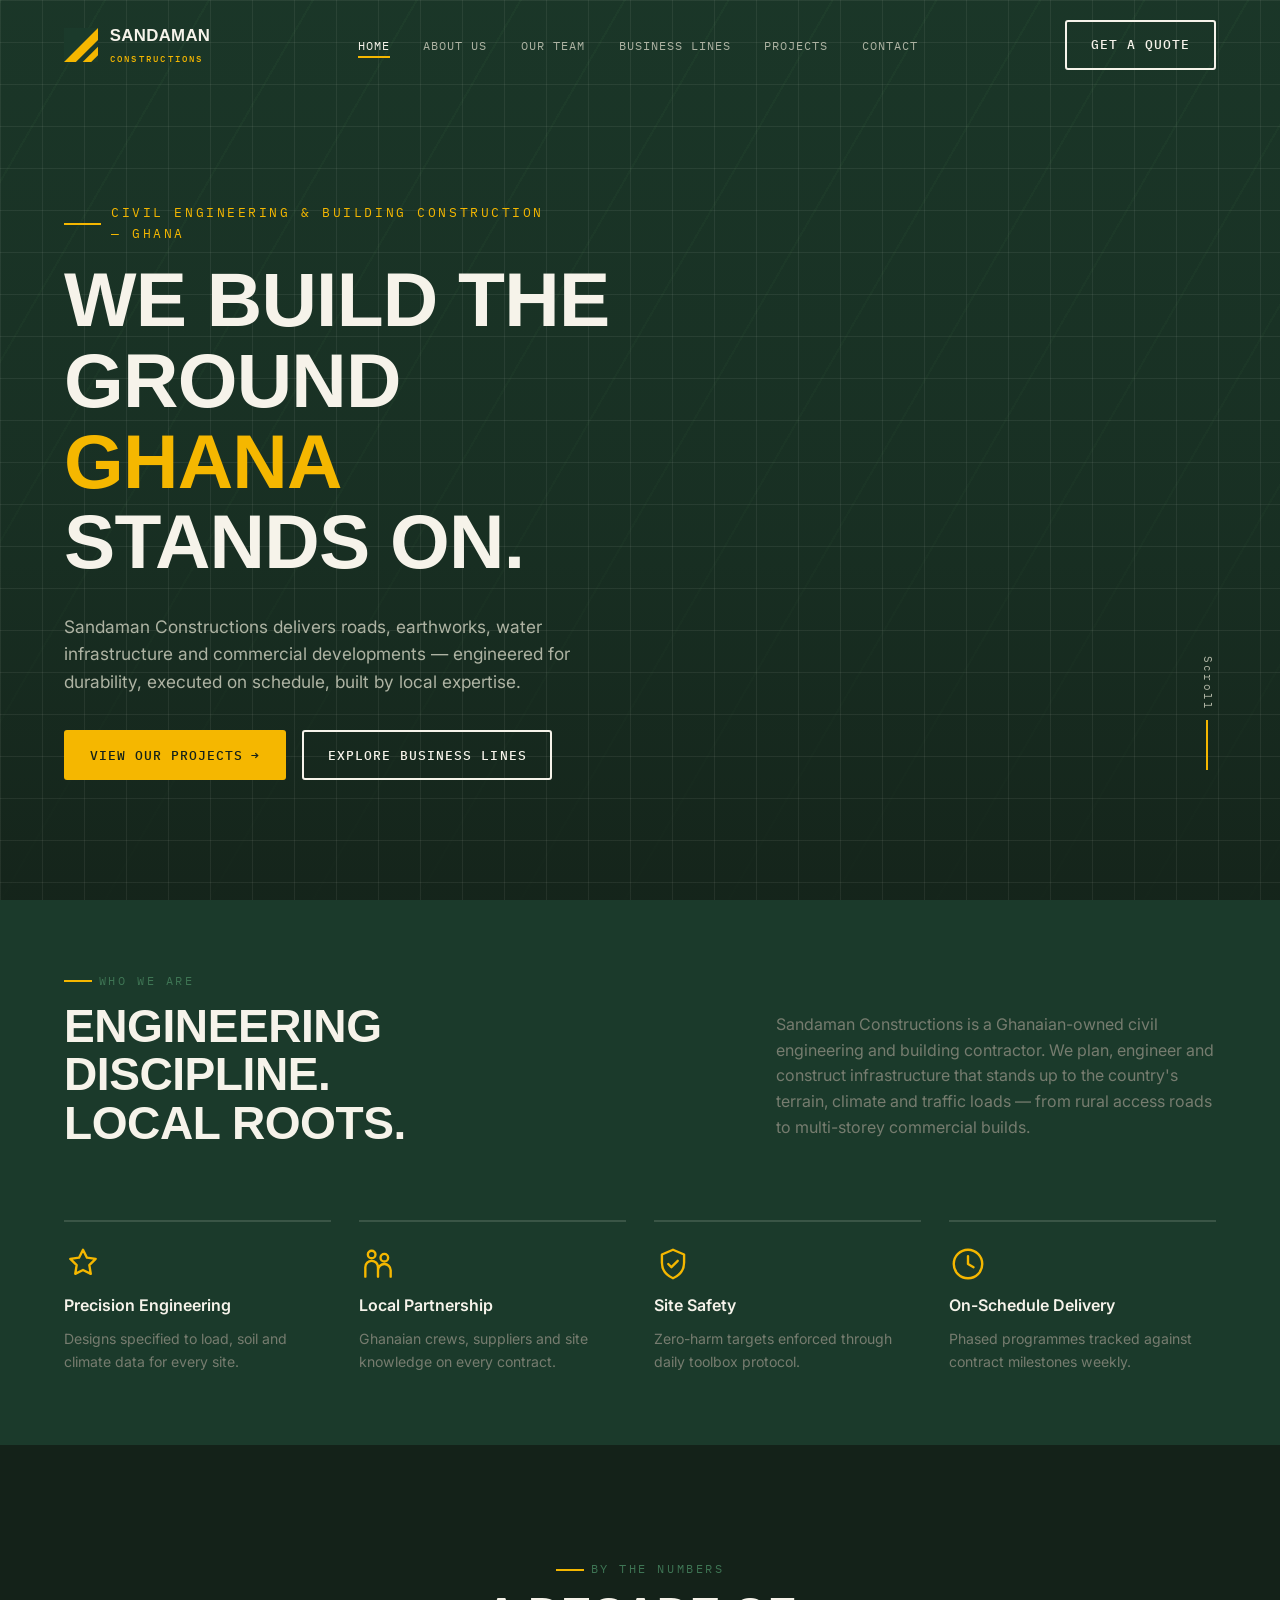
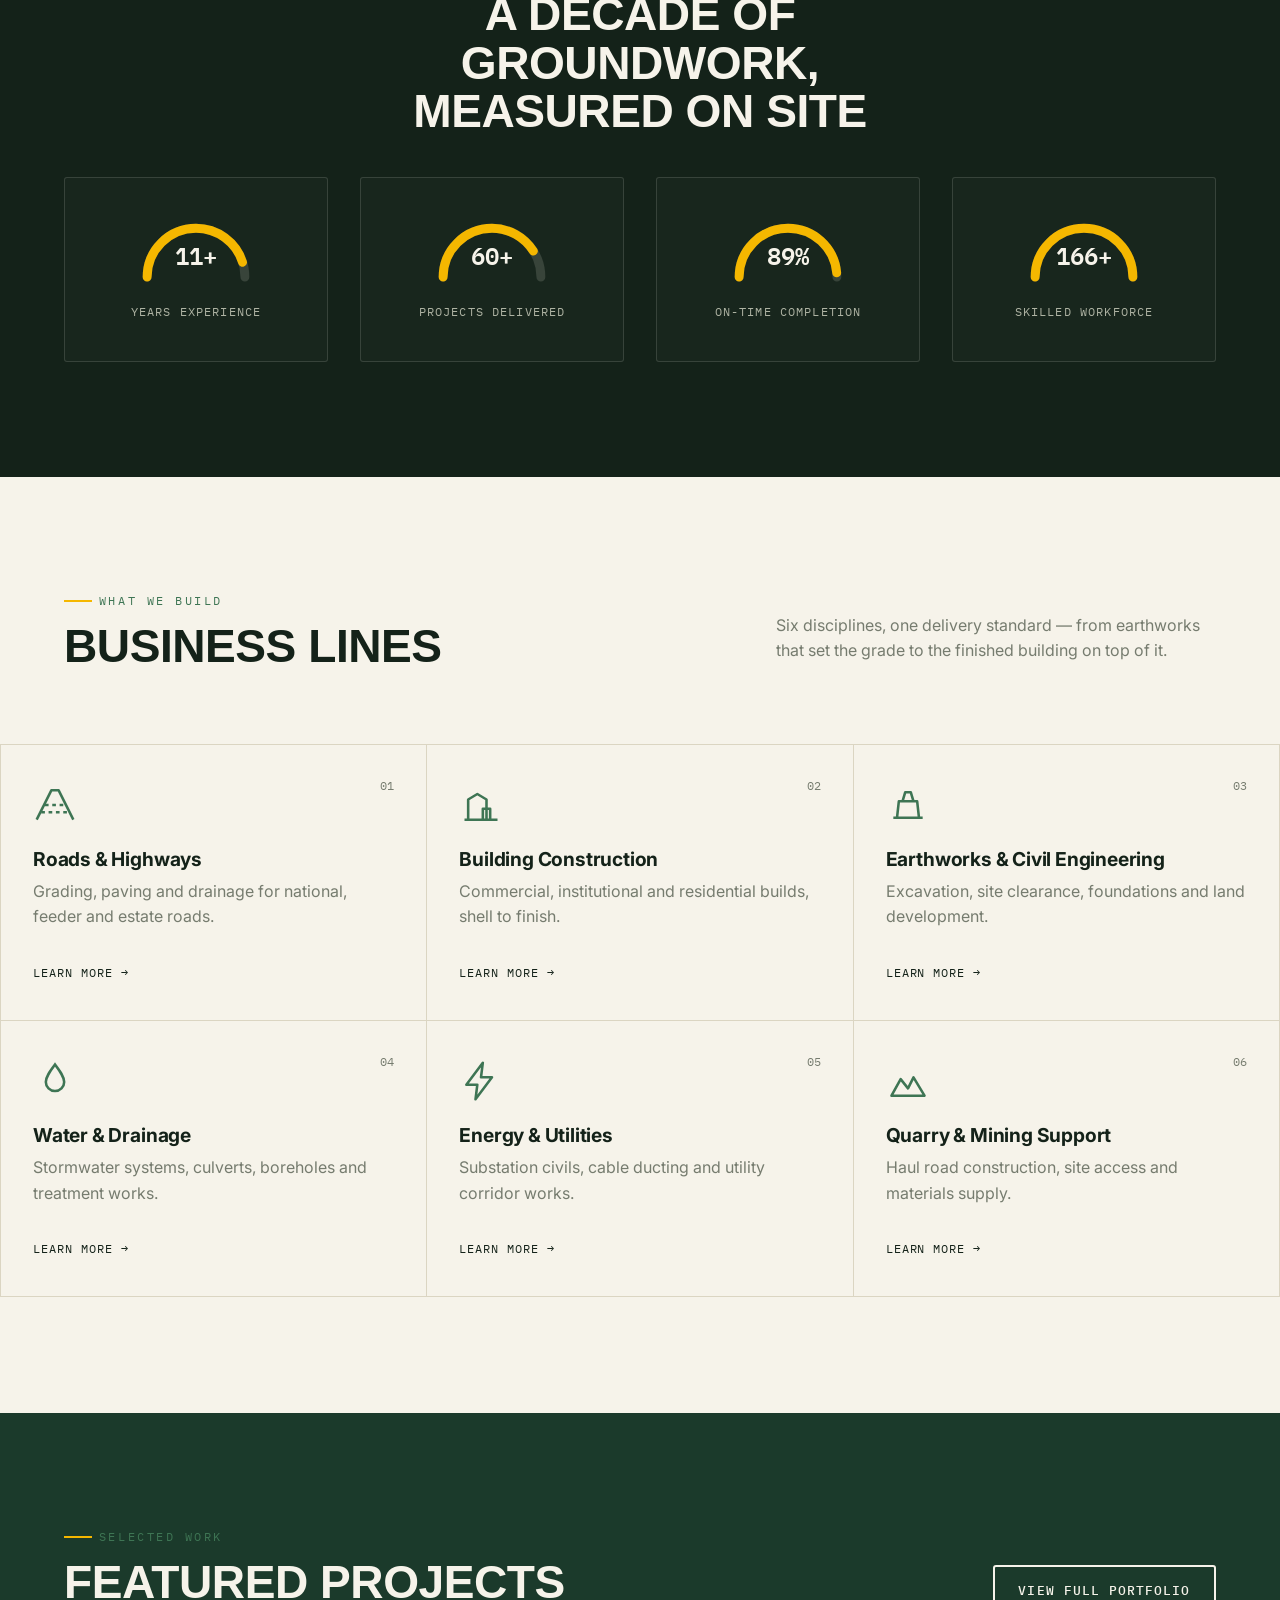
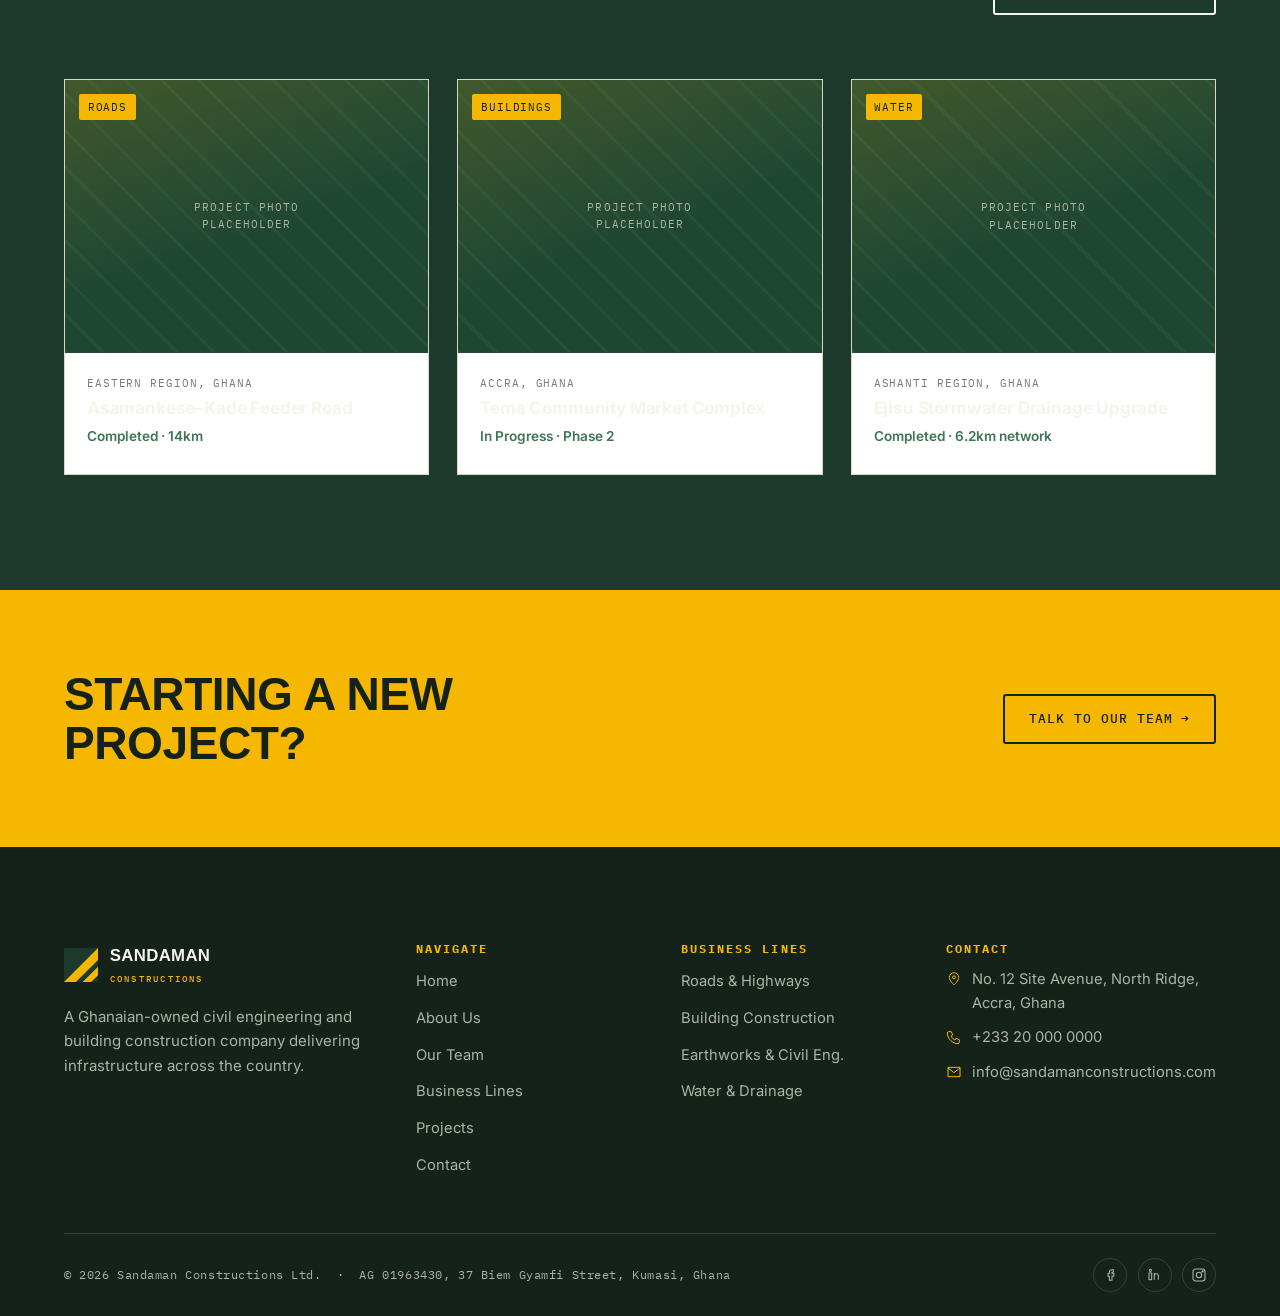
<file: index.html>
<!DOCTYPE html>
<html lang="en">

<head>
    <meta charset="UTF-8">
    <meta name="viewport" content="width=device-width, initial-scale=1.0">
    <title>Sandaman Constructions — Building Ghana's Infrastructure</title>
    <meta name="description"
        content="Sandaman Constructions is a civil engineering and building construction company delivering roads, earthworks, water infrastructure and commercial developments across Ghana.">
    <link rel="preconnect" href="https://fonts.googleapis.com">
    <link
        href="https://fonts.googleapis.com/css2?family=Archivo+Expanded:wght@600;700;800&family=Inter:wght@400;500;600;700&family=IBM+Plex+Mono:wght@400;500;600&display=swap"
        rel="stylesheet">
    <link rel="stylesheet" href="css/base.css">
    <link rel="stylesheet" href="css/layout.css">
    <link rel="stylesheet" href="css/components.css">
</head>

<body>

    <!-- ============ HEADER ============ -->
    <header class="site-header">
        <div class="container">
            <a href="index" class="logo">
                <svg class="mark" viewBox="0 0 40 40" fill="none" xmlns="http://www.w3.org/2000/svg">
                    <rect width="40" height="40" fill="#1B3A2B" />
                    <path d="M0 40L40 0V14L14 40H0Z" fill="#F5B700" />
                    <path d="M22 40L40 22V32L32 40H22Z" fill="#F5B700" />
                </svg>
                <span class="word">SANDAMAN<small>Constructions</small></span>
            </a>
            <nav>
                <ul class="nav-list" id="nav-list">
                    <li><a href="index" aria-current="page">Home</a></li>
                    <li><a href="about">About Us</a></li>
                    <li><a href="team">Our Team</a></li>
                    <li><a href="sectors">Business Lines</a></li>
                    <li><a href="projects">Projects</a></li>
                    <li><a href="contact">Contact</a></li>
                </ul>
            </nav>
            <div class="nav-cta">
                <a href="contact" class="btn btn-outline on-dark">Get a Quote</a>
                <button class="nav-toggle" aria-label="Toggle menu" aria-expanded="false"><span></span></button>
            </div>
        </div>
    </header>

    <main>
        <!-- ============ HERO ============ -->
        <section class="hero">
            <div class="blueprint-bg"></div>
            <div class="container hero-inner">
                <p class="hero-tag">Civil Engineering &amp; Building Construction — Ghana</p>
                <h1>We Build the Ground <em>Ghana</em> Stands On.</h1>
                <p class="hero-lead">Sandaman Constructions delivers roads, earthworks, water infrastructure and
                    commercial
                    developments — engineered for durability, executed on schedule, built by local expertise.</p>
                <div class="hero-actions">
                    <a href="projects" class="btn btn-primary">View Our Projects <span class="btn-arrow">→</span></a>
                    <a href="sectors" class="btn btn-outline on-dark">Explore Business Lines</a>
                </div>
            </div>
            <div class="hero-scroll">Scroll</div>
        </section>

        <!-- ============ INTRO / PILLARS ============ -->
        <section class="section-tight on-forest">
            <div class="container">
                <div class="section-head">
                    <div>
                        <p class="eyebrow">Who We Are</p>
                        <h2 style="max-width:16ch">Engineering Discipline. Local Roots.</h2>
                    </div>
                    <p class="lead">Sandaman Constructions is a Ghanaian-owned civil engineering and building
                        contractor. We plan,
                        engineer and construct infrastructure that stands up to the country's terrain, climate and
                        traffic loads —
                        from rural access roads to multi-storey commercial builds.</p>
                </div>
                <div class="pillar-row reveal">
                    <div class="pillar">
                        <svg viewBox="0 0 24 24" fill="none" stroke="currentColor" stroke-width="1.5">
                            <path d="M12 3l2.5 5 5.5.8-4 3.9.9 5.5L12 15.8 7.1 18.2l.9-5.5-4-3.9 5.5-.8L12 3z"
                                stroke-linejoin="round" />
                        </svg>
                        <h4>Precision Engineering</h4>
                        <p>Designs specified to load, soil and climate data for every site.</p>
                    </div>
                    <div class="pillar">
                        <svg viewBox="0 0 24 24" fill="none" stroke="currentColor" stroke-width="1.5">
                            <path d="M4 20v-6a4 4 0 014-4h0a4 4 0 014 4v6M12 20v-4a4 4 0 014-4h0a4 4 0 014 4v4"
                                stroke-linecap="round" stroke-linejoin="round" />
                            <circle cx="8" cy="6" r="2.4" />
                            <circle cx="16" cy="8" r="2.4" />
                        </svg>
                        <h4>Local Partnership</h4>
                        <p>Ghanaian crews, suppliers and site knowledge on every contract.</p>
                    </div>
                    <div class="pillar">
                        <svg viewBox="0 0 24 24" fill="none" stroke="currentColor" stroke-width="1.5">
                            <path d="M12 3l7 3v5c0 5-3.4 8.4-7 10-3.6-1.6-7-5-7-10V6l7-3z" stroke-linejoin="round" />
                            <path d="M9 12l2 2 4-4" stroke-linecap="round" stroke-linejoin="round" />
                        </svg>
                        <h4>Site Safety</h4>
                        <p>Zero-harm targets enforced through daily toolbox protocol.</p>
                    </div>
                    <div class="pillar">
                        <svg viewBox="0 0 24 24" fill="none" stroke="currentColor" stroke-width="1.5">
                            <circle cx="12" cy="12" r="9" />
                            <path d="M12 7v5l3.5 2" stroke-linecap="round" stroke-linejoin="round" />
                        </svg>
                        <h4>On-Schedule Delivery</h4>
                        <p>Phased programmes tracked against contract milestones weekly.</p>
                    </div>
                </div>
            </div>
        </section>

        <!-- ============ GAUGE STATS ============ -->
        <section class="section on-ink">
            <div class="container">
                <p class="eyebrow center" style="justify-content:center">By The Numbers</p>
                <h2 class="center" style="max-width:20ch;margin-bottom:2.6rem">A Decade of Groundwork, Measured on Site
                </h2>

                <div class="gauge-strip reveal">
                    <div class="gauge" data-value="90">
                        <svg viewBox="0 0 140 90">
                            <path class="gauge-track" d="M15 80 A55 55 0 0 1 125 80" />
                            <path class="gauge-fill" data-circumference="172.8" d="M15 80 A55 55 0 0 1 125 80"
                                style="stroke-dasharray:172.8;stroke-dashoffset:172.8;" />
                            <text x="70" y="66" text-anchor="middle" class="gauge-value" data-count="12"
                                data-suffix="+">0</text>
                        </svg>
                        <p class="gauge-label">Years Experience</p>
                    </div>
                    <div class="gauge" data-value="82">
                        <svg viewBox="0 0 140 90">
                            <path class="gauge-track" d="M15 80 A55 55 0 0 1 125 80" />
                            <path class="gauge-fill" data-circumference="172.8" d="M15 80 A55 55 0 0 1 125 80"
                                style="stroke-dasharray:172.8;stroke-dashoffset:172.8;" />
                            <text x="70" y="66" text-anchor="middle" class="gauge-value" data-count="65"
                                data-suffix="+">0</text>
                        </svg>
                        <p class="gauge-label">Projects Delivered</p>
                    </div>
                    <div class="gauge" data-value="97">
                        <svg viewBox="0 0 140 90">
                            <path class="gauge-track" d="M15 80 A55 55 0 0 1 125 80" />
                            <path class="gauge-fill" data-circumference="172.8" d="M15 80 A55 55 0 0 1 125 80"
                                style="stroke-dasharray:172.8;stroke-dashoffset:172.8;" />
                            <text x="70" y="66" text-anchor="middle" class="gauge-value" data-count="97"
                                data-suffix="%">0</text>
                        </svg>
                        <p class="gauge-label">On-Time Completion</p>
                    </div>
                    <div class="gauge" data-value="100">
                        <svg viewBox="0 0 140 90">
                            <path class="gauge-track" d="M15 80 A55 55 0 0 1 125 80" />
                            <path class="gauge-fill" data-circumference="172.8" d="M15 80 A55 55 0 0 1 125 80"
                                style="stroke-dasharray:172.8;stroke-dashoffset:172.8;" />
                            <text x="70" y="66" text-anchor="middle" class="gauge-value" data-count="180"
                                data-suffix="+">0</text>
                        </svg>
                        <p class="gauge-label">Skilled Workforce</p>
                    </div>
                </div>
            </div>
        </section>

        <!-- ============ BUSINESS LINES TEASER ============ -->
        <section class="section">
            <div class="container">
                <div class="section-head">
                    <div>
                        <p class="eyebrow">What We Build</p>
                        <h2>Business Lines</h2>
                    </div>
                    <p class="lead">Six disciplines, one delivery standard — from earthworks that set the grade to the
                        finished
                        building on top of it.</p>
                </div>
            </div>
            <div class="sector-grid reveal">
                <a href="sectors" class="sector-card">
                    <span class="sector-num">01</span>
                    <svg class="sector-icon" viewBox="0 0 24 24" fill="none" stroke="currentColor" stroke-width="1.4">
                        <path d="M2 20L10 4h4l8 16" stroke-linejoin="round" />
                        <path d="M6.5 12h11M4.5 16h15" stroke-dasharray="2 2" />
                    </svg>
                    <h3>Roads &amp; Highways</h3>
                    <p>Grading, paving and drainage for national, feeder and estate roads.</p>
                    <span class="sector-link">Learn more →</span>
                </a>
                <a href="sectors" class="sector-card">
                    <span class="sector-num">02</span>
                    <svg class="sector-icon" viewBox="0 0 24 24" fill="none" stroke="currentColor" stroke-width="1.4">
                        <path d="M3 20h18M5 20V9l5-3 5 3v11M13 20v-6h4v6" stroke-linejoin="round" />
                    </svg>
                    <h3>Building Construction</h3>
                    <p>Commercial, institutional and residential builds, shell to finish.</p>
                    <span class="sector-link">Learn more →</span>
                </a>
                <a href="sectors" class="sector-card">
                    <span class="sector-num">03</span>
                    <svg class="sector-icon" viewBox="0 0 24 24" fill="none" stroke="currentColor" stroke-width="1.4">
                        <path d="M4 19h16M6 19l1-9h10l1 9M9 10l1.5-5h3L15 10" stroke-linejoin="round" />
                    </svg>
                    <h3>Earthworks &amp; Civil Engineering</h3>
                    <p>Excavation, site clearance, foundations and land development.</p>
                    <span class="sector-link">Learn more →</span>
                </a>
                <a href="sectors" class="sector-card">
                    <span class="sector-num">04</span>
                    <svg class="sector-icon" viewBox="0 0 24 24" fill="none" stroke="currentColor" stroke-width="1.4">
                        <path d="M12 3c3 4 5 6.7 5 9.5a5 5 0 01-10 0C7 9.7 9 7 12 3z" />
                    </svg>
                    <h3>Water &amp; Drainage</h3>
                    <p>Stormwater systems, culverts, boreholes and treatment works.</p>
                    <span class="sector-link">Learn more →</span>
                </a>
                <a href="sectors" class="sector-card">
                    <span class="sector-num">05</span>
                    <svg class="sector-icon" viewBox="0 0 24 24" fill="none" stroke="currentColor" stroke-width="1.4">
                        <path d="M13 2L4 14h6l-1 8 9-12h-6l1-8z" stroke-linejoin="round" />
                    </svg>
                    <h3>Energy &amp; Utilities</h3>
                    <p>Substation civils, cable ducting and utility corridor works.</p>
                    <span class="sector-link">Learn more →</span>
                </a>
                <a href="sectors" class="sector-card">
                    <span class="sector-num">06</span>
                    <svg class="sector-icon" viewBox="0 0 24 24" fill="none" stroke="currentColor" stroke-width="1.4">
                        <path d="M3 20l5-9 4 5 3-6 6 10H3z" stroke-linejoin="round" />
                    </svg>
                    <h3>Quarry &amp; Mining Support</h3>
                    <p>Haul road construction, site access and materials supply.</p>
                    <span class="sector-link">Learn more →</span>
                </a>
            </div>
        </section>

        <!-- ============ FEATURED PROJECTS ============ -->
        <section class="section on-forest">
            <div class="container">
                <div class="section-head">
                    <div>
                        <p class="eyebrow">Selected Work</p>
                        <h2>Featured Projects</h2>
                    </div>
                    <a href="projects" class="btn btn-outline on-dark">View Full Portfolio</a>
                </div>
                <div class="project-grid reveal">
                    <a href="projects" class="project-card">
                        <div class="project-media"><span class="tag">Roads</span>
                            <div class="ph-photo">Project photo<br>placeholder</div>
                        </div>
                        <div class="project-body">
                            <span class="loc">Eastern Region, Ghana</span>
                            <h3>Asamankese–Kade Feeder Road</h3>
                            <span class="status">Completed · 14km</span>
                        </div>
                    </a>
                    <a href="projects" class="project-card">
                        <div class="project-media"><span class="tag">Buildings</span>
                            <div class="ph-photo">Project photo<br>placeholder</div>
                        </div>
                        <div class="project-body">
                            <span class="loc">Accra, Ghana</span>
                            <h3>Tema Community Market Complex</h3>
                            <span class="status">In Progress · Phase 2</span>
                        </div>
                    </a>
                    <a href="projects" class="project-card">
                        <div class="project-media"><span class="tag">Water</span>
                            <div class="ph-photo">Project photo<br>placeholder</div>
                        </div>
                        <div class="project-body">
                            <span class="loc">Ashanti Region, Ghana</span>
                            <h3>Ejisu Stormwater Drainage Upgrade</h3>
                            <span class="status">Completed · 6.2km network</span>
                        </div>
                    </a>
                </div>
            </div>
        </section>

        <!-- ============ CTA BAND ============ -->
        <section class="cta-band">
            <div class="container">
                <h2>Starting a New Project?</h2>
                <a href="contact" class="btn btn-outline">Talk to Our Team <span class="btn-arrow">→</span></a>
            </div>
        </section>
    </main>

    <!-- ============ FOOTER ============ -->
    <footer class="site-footer">
        <div class="container">
            <div class="footer-grid">
                <div class="footer-brand">
                    <a href="index" class="logo">
                        <svg class="mark" viewBox="0 0 40 40" fill="none" xmlns="http://www.w3.org/2000/svg">
                            <rect width="40" height="40" fill="#1B3A2B" />
                            <path d="M0 40L40 0V14L14 40H0Z" fill="#F5B700" />
                            <path d="M22 40L40 22V32L32 40H22Z" fill="#F5B700" />
                        </svg>
                        <span class="word">SANDAMAN<small>Constructions</small></span>
                    </a>
                    <p>A Ghanaian-owned civil engineering and building construction company delivering infrastructure
                        across the
                        country.</p>
                </div>
                <div class="footer-col">
                    <h4>Navigate</h4>
                    <ul>
                        <li><a href="index">Home</a></li>
                        <li><a href="about">About Us</a></li>
                        <li><a href="team">Our Team</a></li>
                        <li><a href="sectors">Business Lines</a></li>
                        <li><a href="projects">Projects</a></li>
                        <li><a href="contact">Contact</a></li>
                    </ul>
                </div>
                <div class="footer-col">
                    <h4>Business Lines</h4>
                    <ul>
                        <li><a href="sectors">Roads &amp; Highways</a></li>
                        <li><a href="sectors">Building Construction</a></li>
                        <li><a href="sectors">Earthworks &amp; Civil Eng.</a></li>
                        <li><a href="sectors">Water &amp; Drainage</a></li>
                    </ul>
                </div>
                <div class="footer-col">
                    <h4>Contact</h4>
                    <ul class="footer-contact">
                        <li><svg viewBox="0 0 24 24" fill="none" stroke="currentColor" stroke-width="1.5">
                                <path d="M12 21s7-6.3 7-11.5A7 7 0 105 9.5C5 14.7 12 21 12 21z" />
                                <circle cx="12" cy="9.5" r="2.3" />
                            </svg> No. 12 Site Avenue, North Ridge, Accra, Ghana</li>
                        <li><svg viewBox="0 0 24 24" fill="none" stroke="currentColor" stroke-width="1.5">
                                <path
                                    d="M4 4h4l2 5-2.5 1.5a12 12 0 006 6L15 14l5 2v4a2 2 0 01-2 2C9.6 22 2 14.4 2 6a2 2 0 012-2z" />
                            </svg> +233 20 000 0000</li>
                        <li><svg viewBox="0 0 24 24" fill="none" stroke="currentColor" stroke-width="1.5">
                                <path d="M3 5h18v14H3V5z" />
                                <path d="M3 6l9 7 9-7" />
                            </svg> info@sandamanconstructions.com</li>
                    </ul>
                </div>
            </div>
            <div class="footer-bottom">
                <span class="meta">&copy;
                    <script>
                        const date = new Date();
                        const year = date.getFullYear();
                        document.write(year);
                    </script> Sandaman Constructions Ltd. &nbsp;·&nbsp; AG 01963430, 37 Biem Gyamfi
                    Street,
                    Kumasi, Ghana
                </span>
                <div class="footer-social">
                    <a href="https://www.facebook.com/share/1JJFzLcKzm/?mibextid=wwXIfr" aria-label="Facebook"><svg
                            width="16" height="16" viewBox="0 0 24 24" fill="none" stroke="currentColor"
                            stroke-width="1.6">
                            <path d="M15 8h2V4h-2a4 4 0 00-4 4v2H9v4h2v6h4v-6h2.5l.5-4H15V8z" />
                        </svg></a>
                    <a href="#" aria-label="LinkedIn"><svg width="16" height="16" viewBox="0 0 24 24" fill="none"
                            stroke="currentColor" stroke-width="1.6">
                            <rect x="3" y="9" width="4" height="10" />
                            <circle cx="5" cy="5" r="1.6" />
                            <path d="M11 19v-6a3 3 0 016 0v6M11 19V9" />
                        </svg></a>
                    <a href="#" aria-label="Instagram"><svg width="16" height="16" viewBox="0 0 24 24" fill="none"
                            stroke="currentColor" stroke-width="1.6">
                            <rect x="3" y="3" width="18" height="18" rx="4" />
                            <circle cx="12" cy="12" r="4" />
                            <circle cx="17.5" cy="6.5" r="1" />
                        </svg></a>
                </div>
            </div>
        </div>
    </footer>

    <script src="js/main.js?v=2"></script>
</body>

</html>
</file>
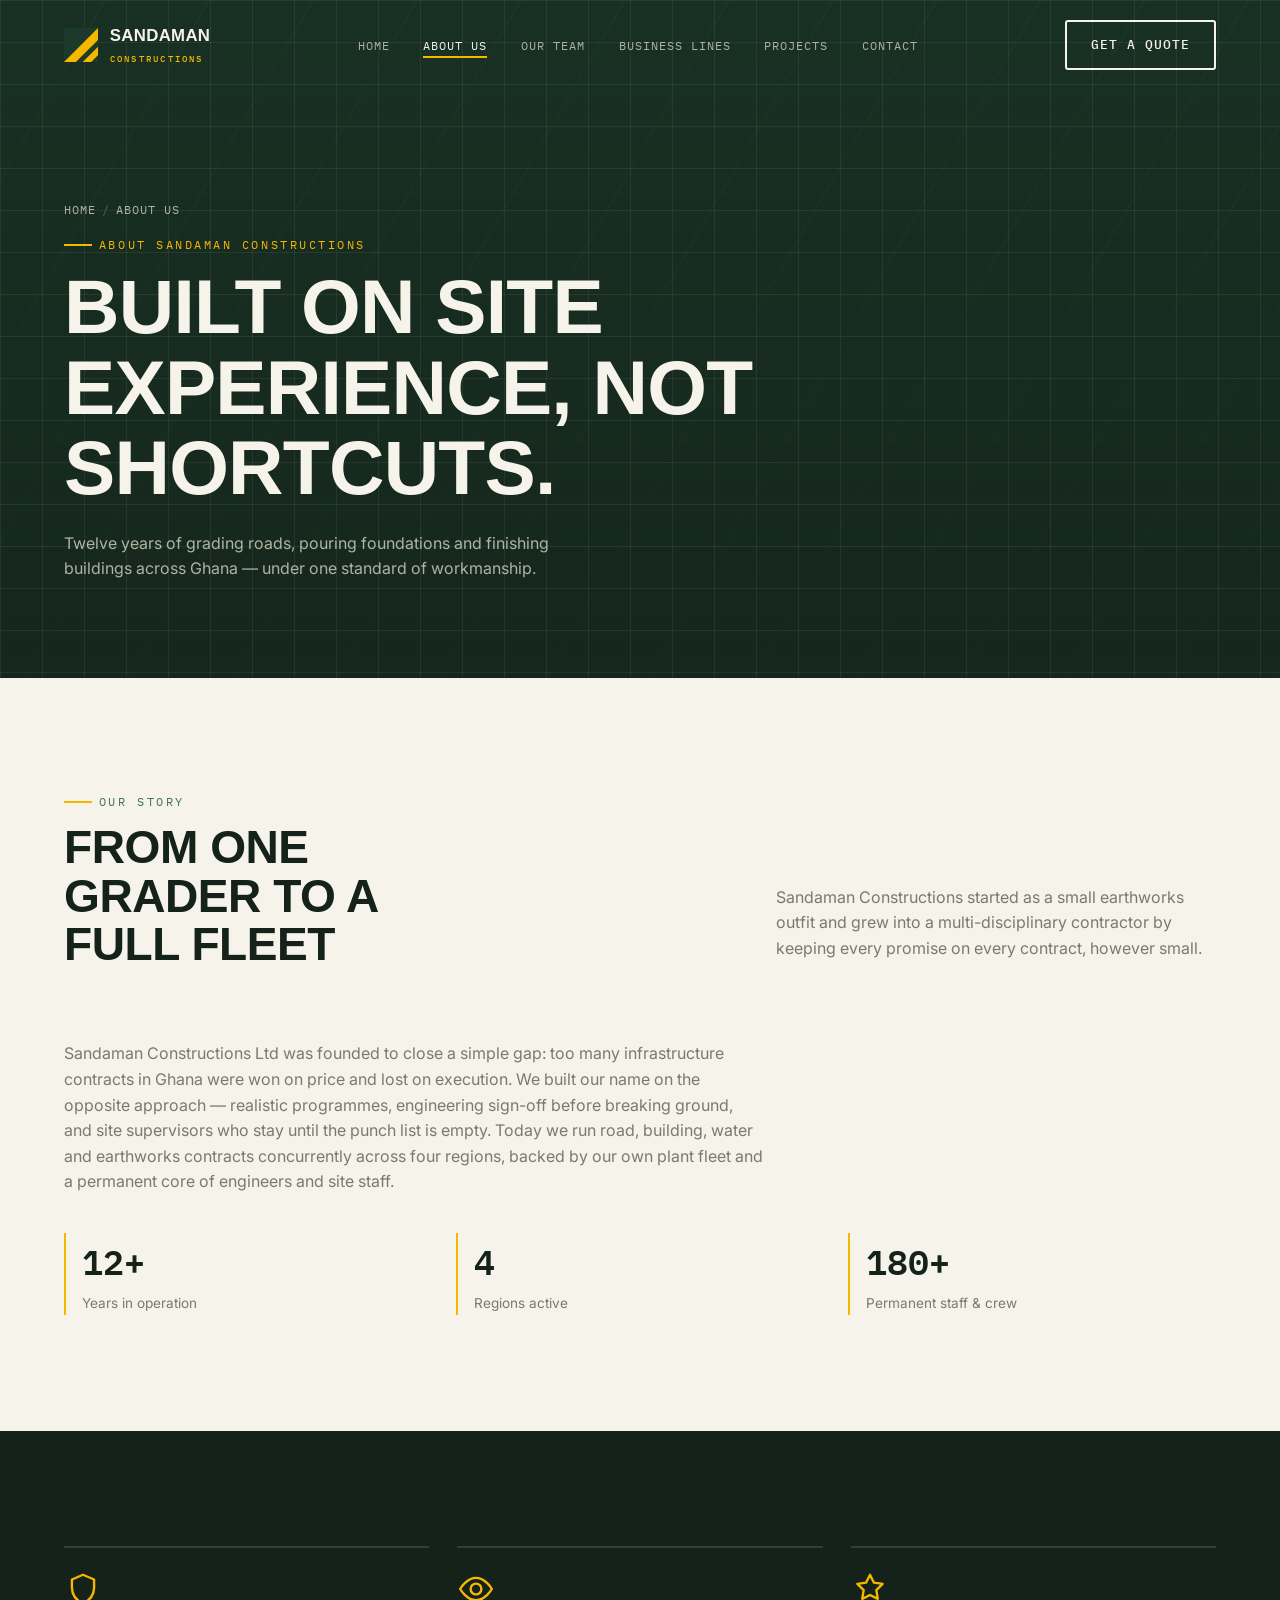
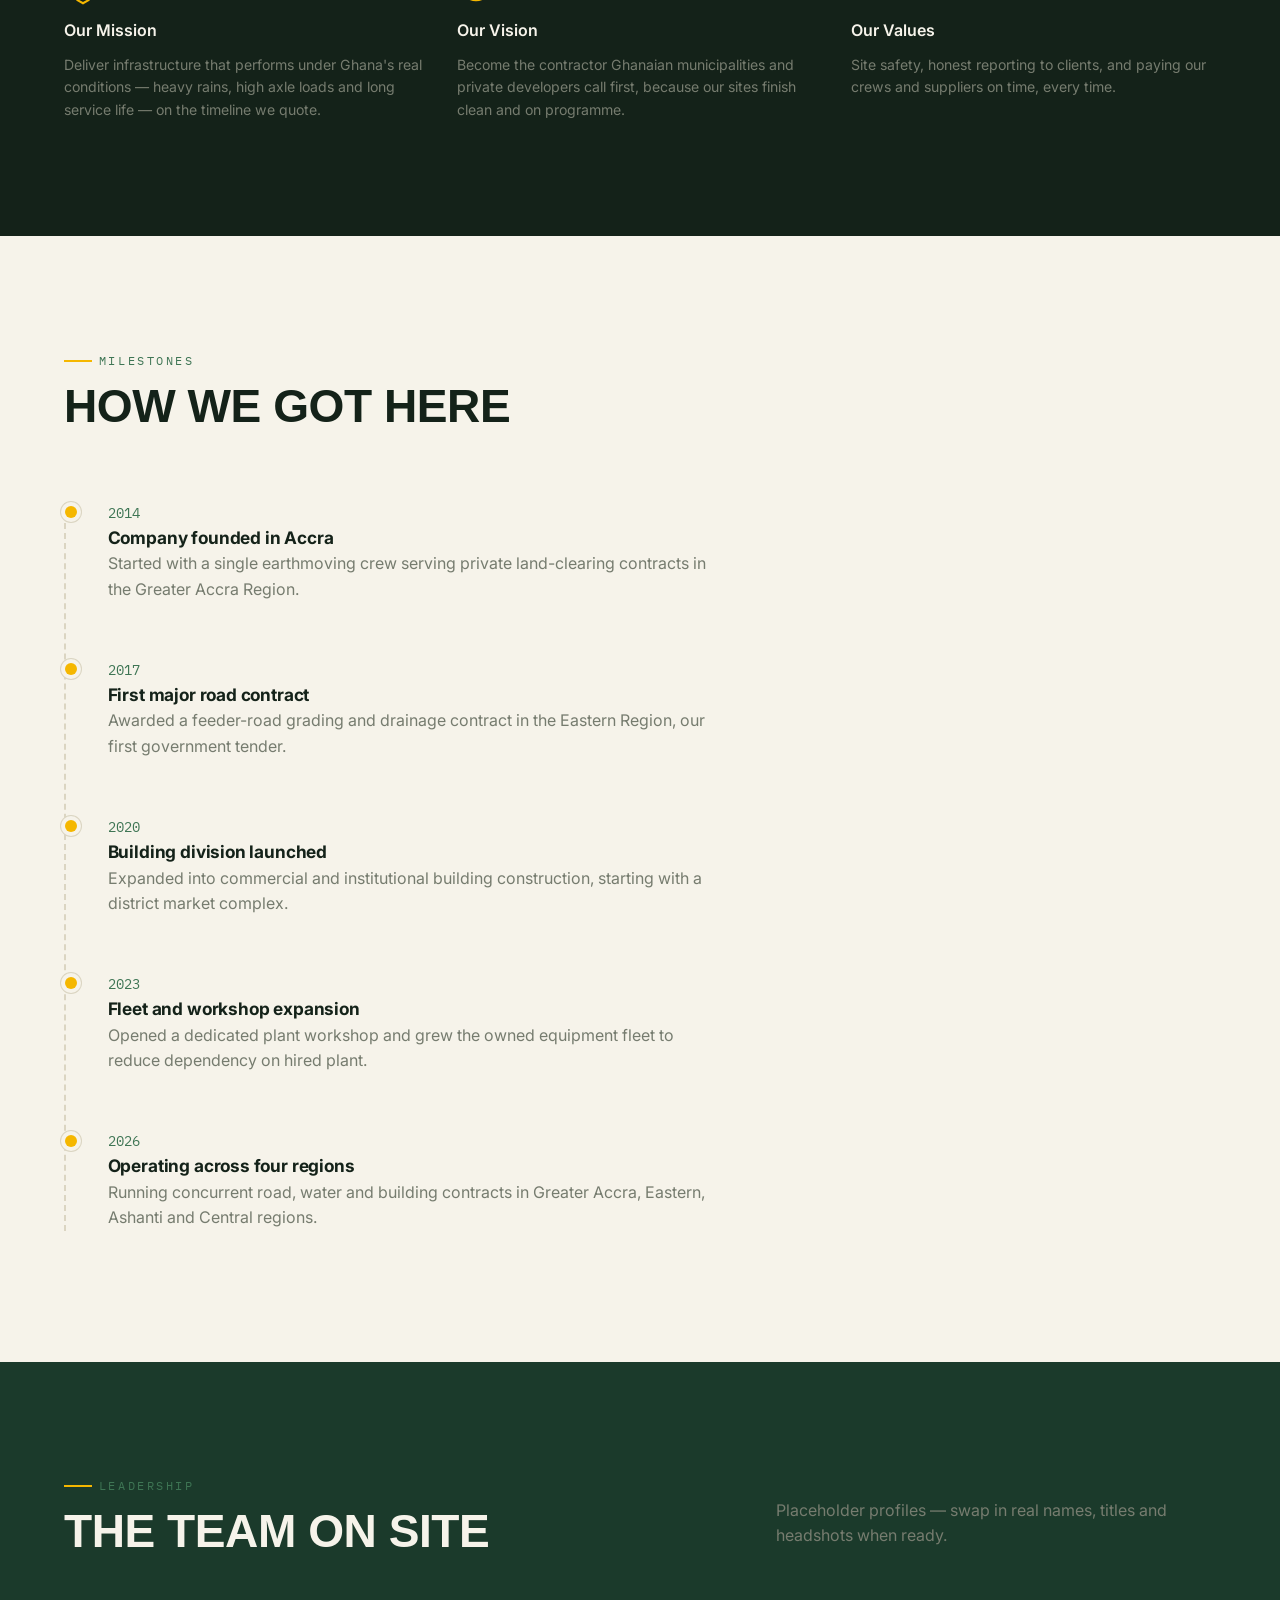
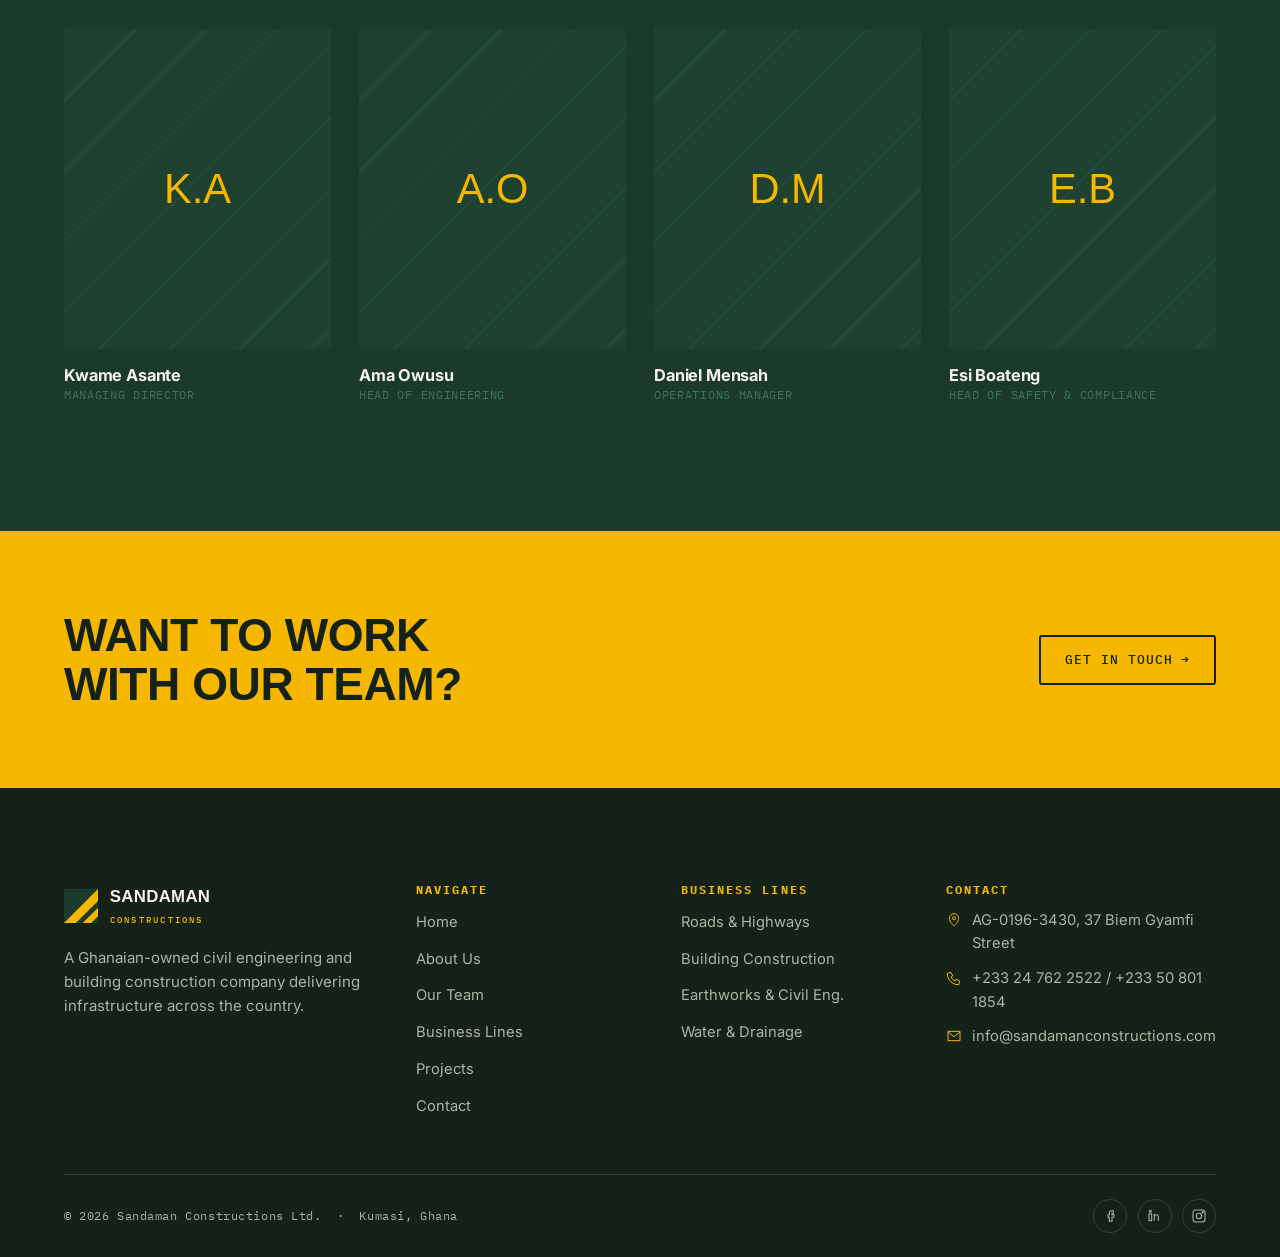
<file: about.html>
<!DOCTYPE html>
<html lang="en">

<head>
    <meta charset="UTF-8">
    <meta name="viewport" content="width=device-width, initial-scale=1.0">
    <title>About Us — Sandaman Constructions</title>
    <meta name="description"
        content="Learn about Sandaman Constructions' history, mission, values and the team leading our civil engineering and building projects across Ghana.">
    <link rel="preconnect" href="https://fonts.googleapis.com">
    <link
        href="https://fonts.googleapis.com/css2?family=Archivo+Expanded:wght@600;700;800&family=Inter:wght@400;500;600;700&family=IBM+Plex+Mono:wght@400;500;600&display=swap"
        rel="stylesheet">
    <link rel="stylesheet" href="css/base.css">
    <link rel="stylesheet" href="css/layout.css">
    <link rel="stylesheet" href="css/components.css">
</head>

<body>

    <!-- ============ HEADER ============ -->
    <header class="site-header">
        <div class="container">
            <a href="index" class="logo">
                <svg class="mark" viewBox="0 0 40 40" fill="none" xmlns="http://www.w3.org/2000/svg">
                    <rect width="40" height="40" fill="#1B3A2B" />
                    <path d="M0 40L40 0V14L14 40H0Z" fill="#F5B700" />
                    <path d="M22 40L40 22V32L32 40H22Z" fill="#F5B700" />
                </svg>
                <span class="word">SANDAMAN<small>Constructions</small></span>
            </a>
            <nav>
                <ul class="nav-list" id="nav-list">
                    <li><a href="index">Home</a></li>
                    <li><a href="about" aria-current="page">About Us</a></li>
                    <li><a href="team">Our Team</a></li>
                    <li><a href="sectors">Business Lines</a></li>
                    <li><a href="projects">Projects</a></li>
                    <li><a href="contact">Contact</a></li>
                </ul>
            </nav>
            <div class="nav-cta">
                <a href="contact" class="btn btn-outline on-dark">Get a Quote</a>
                <button class="nav-toggle" aria-label="Toggle menu" aria-expanded="false"><span></span></button>
            </div>
        </div>
    </header>

    <main>
        <!-- ============ PAGE BANNER ============ -->
        <section class="page-banner">
            <div class="blueprint-bg"></div>
            <div class="container">
                <p class="breadcrumb"><a href="index">Home</a><span class="sep">/</span>About Us</p>
                <p class="eyebrow">About Sandaman Constructions</p>
                <h1>Built On Site Experience, Not Shortcuts.</h1>
                <p class="lead">Twelve years of grading roads, pouring foundations and finishing buildings across Ghana
                    — under one standard of workmanship.</p>
            </div>
        </section>

        <!-- ============ STORY ============ -->
        <section class="section">
            <div class="container">
                <div class="section-head">
                    <div>
                        <p class="eyebrow">Our Story</p>
                        <h2 style="max-width:14ch">From One Grader to a Full Fleet</h2>
                    </div>
                    <p class="lead">Sandaman Constructions started as a small earthworks outfit and grew into a
                        multi-disciplinary contractor by keeping every promise on every contract, however small.</p>
                </div>
                <p style="max-width:70ch">Sandaman Constructions Ltd was founded to close a simple gap: too many
                    infrastructure contracts in Ghana were won on price and lost on execution. We built our name on the
                    opposite approach — realistic programmes, engineering sign-off before breaking ground, and site
                    supervisors who stay until the punch list is empty. Today we run road, building, water and
                    earthworks contracts concurrently across four regions, backed by our own plant fleet and a permanent
                    core of engineers and site staff.</p>

                <div class="mini-stats reveal">
                    <div class="mini-stat"><span class="num">12+</span><span class="lbl">Years in operation</span></div>
                    <div class="mini-stat"><span class="num">4</span><span class="lbl">Regions active</span></div>
                    <div class="mini-stat"><span class="num">180+</span><span class="lbl">Permanent staff &amp;
                            crew</span></div>
                </div>
            </div>
        </section>

        <!-- ============ MISSION / VISION ============ -->
        <section class="section on-ink">
            <div class="container">
                <div class="pillar-row reveal" style="grid-template-columns:repeat(auto-fit,minmax(260px,1fr))">
                    <div class="pillar">
                        <svg viewBox="0 0 24 24" fill="none" stroke="currentColor" stroke-width="1.5">
                            <path d="M12 3l7 3v5c0 5-3.4 8.4-7 10-3.6-1.6-7-5-7-10V6l7-3z" stroke-linejoin="round" />
                        </svg>
                        <h4>Our Mission</h4>
                        <p>Deliver infrastructure that performs under Ghana's real conditions — heavy rains, high axle
                            loads and long service life — on the timeline we quote.</p>
                    </div>
                    <div class="pillar">
                        <svg viewBox="0 0 24 24" fill="none" stroke="currentColor" stroke-width="1.5">
                            <circle cx="12" cy="12" r="3.4" />
                            <path d="M2 12s4-7 10-7 10 7 10 7-4 7-10 7-10-7-10-7z" />
                        </svg>
                        <h4>Our Vision</h4>
                        <p>Become the contractor Ghanaian municipalities and private developers call first, because our
                            sites finish clean and on programme.</p>
                    </div>
                    <div class="pillar">
                        <svg viewBox="0 0 24 24" fill="none" stroke="currentColor" stroke-width="1.5">
                            <path d="M12 3l2.5 5 5.5.8-4 3.9.9 5.5L12 15.8 7.1 18.2l.9-5.5-4-3.9 5.5-.8L12 3z"
                                stroke-linejoin="round" />
                        </svg>
                        <h4>Our Values</h4>
                        <p>Site safety, honest reporting to clients, and paying our crews and suppliers on time, every
                            time.</p>
                    </div>
                </div>
            </div>
        </section>

        <!-- ============ TIMELINE ============ -->
        <section class="section">
            <div class="container">
                <div class="section-head">
                    <div>
                        <p class="eyebrow">Milestones</p>
                        <h2>How We Got Here</h2>
                    </div>
                </div>
                <div class="timeline reveal">
                    <div class="timeline-item">
                        <span class="yr">2014</span>
                        <h4>Company founded in Accra</h4>
                        <p>Started with a single earthmoving crew serving private land-clearing contracts in the Greater
                            Accra Region.</p>
                    </div>
                    <div class="timeline-item">
                        <span class="yr">2017</span>
                        <h4>First major road contract</h4>
                        <p>Awarded a feeder-road grading and drainage contract in the Eastern Region, our first
                            government tender.</p>
                    </div>
                    <div class="timeline-item">
                        <span class="yr">2020</span>
                        <h4>Building division launched</h4>
                        <p>Expanded into commercial and institutional building construction, starting with a district
                            market complex.</p>
                    </div>
                    <div class="timeline-item">
                        <span class="yr">2023</span>
                        <h4>Fleet and workshop expansion</h4>
                        <p>Opened a dedicated plant workshop and grew the owned equipment fleet to reduce dependency on
                            hired plant.</p>
                    </div>
                    <div class="timeline-item">
                        <span class="yr">2026</span>
                        <h4>Operating across four regions</h4>
                        <p>Running concurrent road, water and building contracts in Greater Accra, Eastern, Ashanti and
                            Central regions.</p>
                    </div>
                </div>
            </div>
        </section>

        <!-- ============ TEAM ============ -->
        <section class="section on-forest">
            <div class="container">
                <div class="section-head">
                    <div>
                        <p class="eyebrow">Leadership</p>
                        <h2>The Team On Site</h2>
                    </div>
                    <p class="lead">Placeholder profiles — swap in real names, titles and headshots when ready.</p>
                </div>
                <div class="team-grid reveal">
                    <div class="team-card">
                        <div class="team-photo">
                            <div class="team-initials">K.A</div>
                        </div>
                        <h4>Kwame Asante</h4>
                        <p class="team-role">Managing Director</p>
                    </div>
                    <div class="team-card">
                        <div class="team-photo">
                            <div class="team-initials">A.O</div>
                        </div>
                        <h4>Ama Owusu</h4>
                        <p class="team-role">Head of Engineering</p>
                    </div>
                    <div class="team-card">
                        <div class="team-photo">
                            <div class="team-initials">D.M</div>
                        </div>
                        <h4>Daniel Mensah</h4>
                        <p class="team-role">Operations Manager</p>
                    </div>
                    <div class="team-card">
                        <div class="team-photo">
                            <div class="team-initials">E.B</div>
                        </div>
                        <h4>Esi Boateng</h4>
                        <p class="team-role">Head of Safety &amp; Compliance</p>
                    </div>
                </div>
            </div>
        </section>

        <!-- ============ CTA BAND ============ -->
        <section class="cta-band">
            <div class="container">
                <h2>Want to Work With Our Team?</h2>
                <a href="contact" class="btn btn-outline">Get In Touch <span class="btn-arrow">→</span></a>
            </div>
        </section>
    </main>

    <!-- ============ FOOTER ============ -->
    <footer class="site-footer">
        <div class="container">
            <div class="footer-grid">
                <div class="footer-brand">
                    <a href="index" class="logo">
                        <svg class="mark" viewBox="0 0 40 40" fill="none" xmlns="http://www.w3.org/2000/svg">
                            <rect width="40" height="40" fill="#1B3A2B" />
                            <path d="M0 40L40 0V14L14 40H0Z" fill="#F5B700" />
                            <path d="M22 40L40 22V32L32 40H22Z" fill="#F5B700" />
                        </svg>
                        <span class="word">SANDAMAN<small>Constructions</small></span>
                    </a>
                    <p>A Ghanaian-owned civil engineering and building construction company delivering infrastructure
                        across the country.</p>
                </div>
                <div class="footer-col">
                    <h4>Navigate</h4>
                    <ul>
                        <li><a href="index">Home</a></li>
                        <li><a href="about">About Us</a></li>
                        <li><a href="team">Our Team</a></li>
                        <li><a href="sectors">Business Lines</a></li>
                        <li><a href="projects">Projects</a></li>
                        <li><a href="contact">Contact</a></li>
                    </ul>
                </div>
                <div class="footer-col">
                    <h4>Business Lines</h4>
                    <ul>
                        <li><a href="sectors">Roads &amp; Highways</a></li>
                        <li><a href="sectors">Building Construction</a></li>
                        <li><a href="sectors">Earthworks &amp; Civil Eng.</a></li>
                        <li><a href="sectors">Water &amp; Drainage</a></li>
                    </ul>
                </div>
                <div class="footer-col">
                    <h4>Contact</h4>
                    <ul class="footer-contact">
                        <li><svg viewBox="0 0 24 24" fill="none" stroke="currentColor" stroke-width="1.5">
                                <path d="M12 21s7-6.3 7-11.5A7 7 0 105 9.5C5 14.7 12 21 12 21z" />
                                <circle cx="12" cy="9.5" r="2.3" />
                            </svg> AG-0196-3430, 37 Biem Gyamfi Street</li>
                        <li><svg viewBox="0 0 24 24" fill="none" stroke="currentColor" stroke-width="1.5">
                                <path
                                    d="M4 4h4l2 5-2.5 1.5a12 12 0 006 6L15 14l5 2v4a2 2 0 01-2 2C9.6 22 2 14.4 2 6a2 2 0 012-2z" />
                            </svg> +233 24 762 2522 / +233 50 801 1854</li>
                        <li><svg viewBox="0 0 24 24" fill="none" stroke="currentColor" stroke-width="1.5">
                                <path d="M3 5h18v14H3V5z" />
                                <path d="M3 6l9 7 9-7" />
                            </svg> info@sandamanconstructions.com</li>
                    </ul>
                </div>
            </div>
            <div class="footer-bottom">
                <span class="meta">&copy;
                    <script>
                        const date = new Date();
                        const year = date.getFullYear();
                        document.write(year);
                    </script> Sandaman Constructions Ltd. &nbsp;·&nbsp; Kumasi, Ghana
                </span>
                <div class="footer-social">
                    <a href="https://www.facebook.com/share/1JJFzLcKzm/?mibextid=wwXIfr" aria-label="Facebook"><svg
                            width="16" height="16" viewBox="0 0 24 24" fill="none" stroke="currentColor"
                            stroke-width="1.6">
                            <path d="M15 8h2V4h-2a4 4 0 00-4 4v2H9v4h2v6h4v-6h2.5l.5-4H15V8z" />
                        </svg></a>
                    <a href="#" aria-label="LinkedIn"><svg width="16" height="16" viewBox="0 0 24 24" fill="none"
                            stroke="currentColor" stroke-width="1.6">
                            <rect x="3" y="9" width="4" height="10" />
                            <circle cx="5" cy="5" r="1.6" />
                            <path d="M11 19v-6a3 3 0 016 0v6M11 19V9" />
                        </svg></a>
                    <a href="#" aria-label="Instagram"><svg width="16" height="16" viewBox="0 0 24 24" fill="none"
                            stroke="currentColor" stroke-width="1.6">
                            <rect x="3" y="3" width="18" height="18" rx="4" />
                            <circle cx="12" cy="12" r="4" />
                            <circle cx="17.5" cy="6.5" r="1" />
                        </svg></a>
                </div>
            </div>
        </div>
    </footer>

    <script src="js/main.js?v=2"></script>
</body>

</html>
</file>
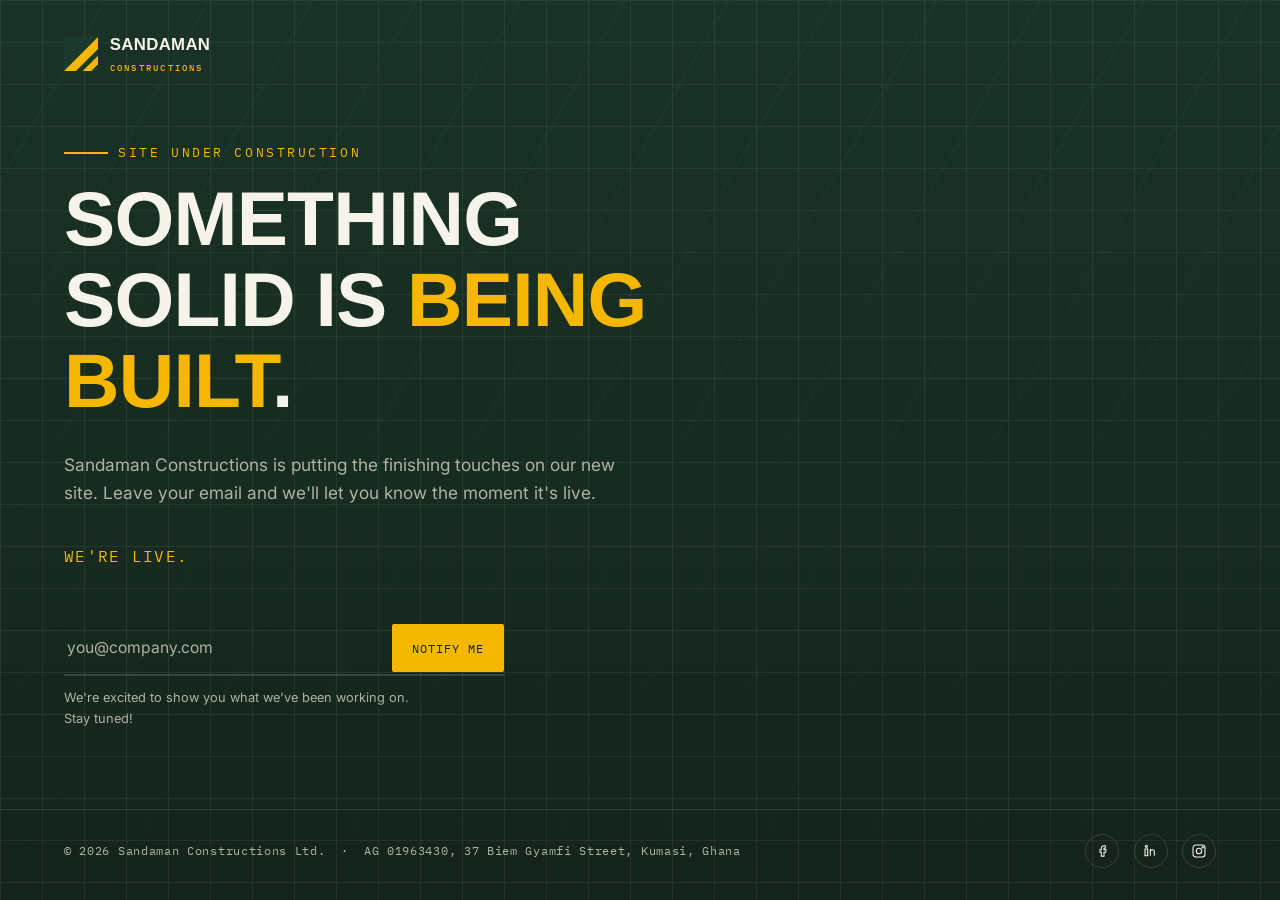
<file: coming-soon.html>
<!DOCTYPE html>
<html lang="en">

<head>
    <meta charset="UTF-8">
    <meta name="viewport" content="width=device-width, initial-scale=1.0">
    <title>Coming Soon — Sandaman Constructions</title>
    <link rel="icon" href="ac-logo.jpeg" type="image/jpeg" />
    <meta name="description"
        content="Sandaman Constructions — our new site is under construction. Leave your email to be notified at launch.">
    <link rel="preconnect" href="https://fonts.googleapis.com">
    <link
        href="https://fonts.googleapis.com/css2?family=Archivo+Expanded:wght@600;700;800&family=Inter:wght@400;500;600;700&family=IBM+Plex+Mono:wght@400;500;600&display=swap"
        rel="stylesheet">
    <link rel="stylesheet" href="css/base.css">
    <link rel="stylesheet" href="css/layout.css">
    <link rel="stylesheet" href="css/components.css">
    <style>
        html,
        body {
            height: 100%;
        }

        .cs-page {
            position: relative;
            min-height: 100vh;
            display: flex;
            flex-direction: column;
            background:
                linear-gradient(180deg, rgba(20, 34, 25, .45) 0%, rgba(20, 34, 25, .72) 60%, rgba(20, 34, 25, .94) 100%),
                repeating-linear-gradient(120deg, #234a34 0 2px, #1e4130 2px 90px),
                var(--forest);
            color: var(--paper);
            overflow: hidden;
        }

        .cs-header {
            position: relative;
            z-index: 2;
            padding: 32px var(--gutter) 0;
        }

        .cs-main {
            position: relative;
            z-index: 2;
            flex: 1;
            display: flex;
            align-items: center;
            padding: 40px var(--gutter);
        }

        .cs-inner {
            max-width: 760px;
        }

        .cs-tag {
            font-family: var(--f-mono);
            color: var(--yellow);
            font-size: .8rem;
            letter-spacing: .2em;
            text-transform: uppercase;
            margin-bottom: 1.2em;
            display: flex;
            align-items: center;
            gap: .8em;
        }

        .cs-tag::before {
            content: '';
            width: 44px;
            height: 2px;
            background: var(--yellow);
        }

        .cs-inner h1 {
            color: var(--paper);
            max-width: 16ch;
            margin-bottom: .4em;
        }

        .cs-inner h1 em {
            font-style: normal;
            color: var(--yellow);
        }

        .cs-lead {
            color: var(--steel-light);
            max-width: 52ch;
            font-size: 1.08rem;
            margin-bottom: 2.2em;
        }

        /* Countdown */
        .countdown {
            display: flex;
            gap: 20px;
            flex-wrap: wrap;
            margin-bottom: 2.4em;
        }

        .cd-unit {
            text-align: center;
            min-width: 84px;
            padding: 16px 10px;
            border: 1px solid var(--line-dark);
            border-radius: var(--radius);
            background: rgba(255, 255, 255, .03);
        }

        .cd-num {
            font-family: var(--f-mono);
            font-size: 2rem;
            font-weight: 600;
            color: var(--paper);
            display: block;
            line-height: 1;
        }

        .cd-lbl {
            font-family: var(--f-mono);
            font-size: .66rem;
            letter-spacing: .14em;
            text-transform: uppercase;
            color: var(--yellow);
            margin-top: .6em;
            display: block;
        }

        /* Notify form */
        .notify-form {
            display: flex;
            gap: 0;
            max-width: 440px;
            border-bottom: 2px solid var(--line-dark);
            padding-bottom: 2px;
        }

        .notify-form input {
            flex: 1;
            background: transparent;
            border: none;
            color: var(--paper);
            padding: .9em .2em;
            font-size: .98rem;
        }

        .notify-form input::placeholder {
            color: var(--steel-light);
        }

        .notify-form input:focus {
            outline: none;
        }

        .notify-form button {
            flex: none;
            background: var(--yellow);
            color: var(--ink);
            border: none;
            padding: .9em 1.6em;
            font-family: var(--f-mono);
            font-size: .78rem;
            letter-spacing: .08em;
            text-transform: uppercase;
            border-radius: 2px;
            transition: background .25s var(--ease);
        }

        .notify-form button:hover {
            background: var(--yellow-deep);
        }

        .notify-success {
            display: none;
            align-items: center;
            gap: .7em;
            margin-top: 1.2em;
            font-size: .9rem;
            color: var(--yellow);
        }

        .notify-success.is-visible {
            display: flex;
        }

        .notify-success svg {
            width: 18px;
            height: 18px;
            flex: none;
        }

        .form-note {
            color: var(--steel-light);
            font-size: .8rem;
            margin-top: 1em;
            max-width: 44ch;
        }

        .cs-footer {
            position: relative;
            z-index: 2;
            padding: 24px var(--gutter) 32px;
            display: flex;
            align-items: center;
            justify-content: space-between;
            flex-wrap: wrap;
            gap: 1em;
            border-top: 1px solid var(--line-dark);
        }

        .cs-footer .meta {
            font-family: var(--f-mono);
            font-size: .72rem;
            letter-spacing: .06em;
            color: var(--steel-light);
        }

        .cs-social {
            display: flex;
            gap: .9em;
        }

        .cs-social a {
            width: 34px;
            height: 34px;
            border: 1px solid var(--line-dark);
            border-radius: 50%;
            display: flex;
            align-items: center;
            justify-content: center;
            color: var(--paper);
            transition: border-color .2s, color .2s;
        }

        .cs-social a:hover {
            border-color: var(--yellow);
            color: var(--yellow);
        }

        @media (max-width:560px) {
            .cd-unit {
                min-width: 64px;
                padding: 12px 6px;
            }

            .cd-num {
                font-size: 1.4rem;
            }

            .notify-form {
                flex-direction: column;
                border-bottom: none;
                gap: 12px;
            }

            .notify-form button {
                width: 100%;
            }

            .notify-form input {
                border-bottom: 2px solid var(--line-dark);
            }
        }
    </style>
</head>

<body>

    <div class="cs-page">
        <div class="blueprint-bg"></div>

        <header class="cs-header">
            <a href="https://sandamanconstructions.com" class="logo">
                <svg class="mark" viewBox="0 0 40 40" fill="none" xmlns="http://www.w3.org/2000/svg">
                    <rect width="40" height="40" fill="#1B3A2B" />
                    <path d="M0 40L40 0V14L14 40H0Z" fill="#F5B700" />
                    <path d="M22 40L40 22V32L32 40H22Z" fill="#F5B700" />
                </svg>
                <span class="word">SANDAMAN<small>Constructions</small></span>
            </a>
        </header>

        <main class="cs-main">
            <div class="cs-inner">
                <p class="cs-tag">Site Under Construction</p>
                <h1>Something Solid Is <em>Being Built</em>.</h1>
                <p class="cs-lead">Sandaman Constructions is putting the finishing touches on our new site. Leave your
                    email and we'll let you know the moment it's live.</p>

                <div class="countdown" id="countdown" aria-label="Countdown to launch">
                    <div class="cd-unit"><span class="cd-num" id="cd-days">00</span><span class="cd-lbl">Days</span>
                    </div>
                    <div class="cd-unit"><span class="cd-num" id="cd-hours">00</span><span class="cd-lbl">Hours</span>
                    </div>
                    <div class="cd-unit"><span class="cd-num" id="cd-mins">00</span><span class="cd-lbl">Minutes</span>
                    </div>
                    <div class="cd-unit"><span class="cd-num" id="cd-secs">00</span><span class="cd-lbl">Seconds</span>
                    </div>
                </div>

                <form id="notify-form" class="notify-form">
                    <input type="email" id="notify-email" placeholder="you@company.com" required>
                    <button type="submit">Notify Me</button>
                </form>
                <div class="notify-success" id="notify-success">
                    <svg viewBox="0 0 24 24" fill="none" stroke="currentColor" stroke-width="2">
                        <path d="M20 6L9 17l-5-5" />
                    </svg>
                    <span>Thanks — we'll email you when we launch.</span>
                </div>
                <p class="form-note">We're excited to show you what we've been working on. Stay tuned!</p>
            </div>
        </main>

        <footer class="cs-footer">
            <span class="meta">&copy;
                <script>
                    const date = new Date();
                    const year = date.getFullYear();
                    document.write(year);
                </script> Sandaman Constructions Ltd. &nbsp;·&nbsp; AG 01963430, 37 Biem Gyamfi Street,
                Kumasi, Ghana
            </span>
            <div class="cs-social">
                <a href="https://www.facebook.com/share/1JJFzLcKzm/?mibextid=wwXIfr" aria-label="Facebook"><svg
                        width="16" height="16" viewBox="0 0 24 24" fill="none" stroke="currentColor" stroke-width="1.6">
                        <path d="M15 8h2V4h-2a4 4 0 00-4 4v2H9v4h2v6h4v-6h2.5l.5-4H15V8z" />
                    </svg></a>
                <a href="#" aria-label="LinkedIn"><svg width="16" height="16" viewBox="0 0 24 24" fill="none"
                        stroke="currentColor" stroke-width="1.6">
                        <rect x="3" y="9" width="4" height="10" />
                        <circle cx="5" cy="5" r="1.6" />
                        <path d="M11 19v-6a3 3 0 016 0v6M11 19V9" />
                    </svg></a>
                <a href="#" aria-label="Instagram"><svg width="16" height="16" viewBox="0 0 24 24" fill="none"
                        stroke="currentColor" stroke-width="1.6">
                        <rect x="3" y="3" width="18" height="18" rx="4" />
                        <circle cx="12" cy="12" r="4" />
                        <circle cx="17.5" cy="6.5" r="1" />
                    </svg></a>
            </div>
        </footer>
    </div>

    <script>
        // ---- Countdown: set the launch date/time below (local time) ----
        var launchDate = new Date('2026-07-20T09:00:00');

        function updateCountdown() {
            var now = new Date();
            var diff = launchDate - now;
            if (diff <= 0) {
                document.getElementById('countdown').innerHTML = '<p style="color:var(--yellow);font-family:var(--f-mono);letter-spacing:.08em;text-transform:uppercase;">We\'re live.</p>';
                return;
            }
            var days = Math.floor(diff / (1000 * 60 * 60 * 24));
            var hours = Math.floor((diff / (1000 * 60 * 60)) % 24);
            var mins = Math.floor((diff / (1000 * 60)) % 60);
            var secs = Math.floor((diff / 1000) % 60);
            document.getElementById('cd-days').textContent = String(days).padStart(2, '0');
            document.getElementById('cd-hours').textContent = String(hours).padStart(2, '0');
            document.getElementById('cd-mins').textContent = String(mins).padStart(2, '0');
            document.getElementById('cd-secs').textContent = String(secs).padStart(2, '0');
        }
        updateCountdown();
        setInterval(updateCountdown, 1000);

        // ---- Notify form (client-side placeholder) ----
        var form = document.getElementById('notify-form');
        form.addEventListener('submit', function (e) {
            e.preventDefault();
            document.getElementById('notify-success').classList.add('is-visible');
            form.reset();
        });
    </script>
</body>

</html>
</file>
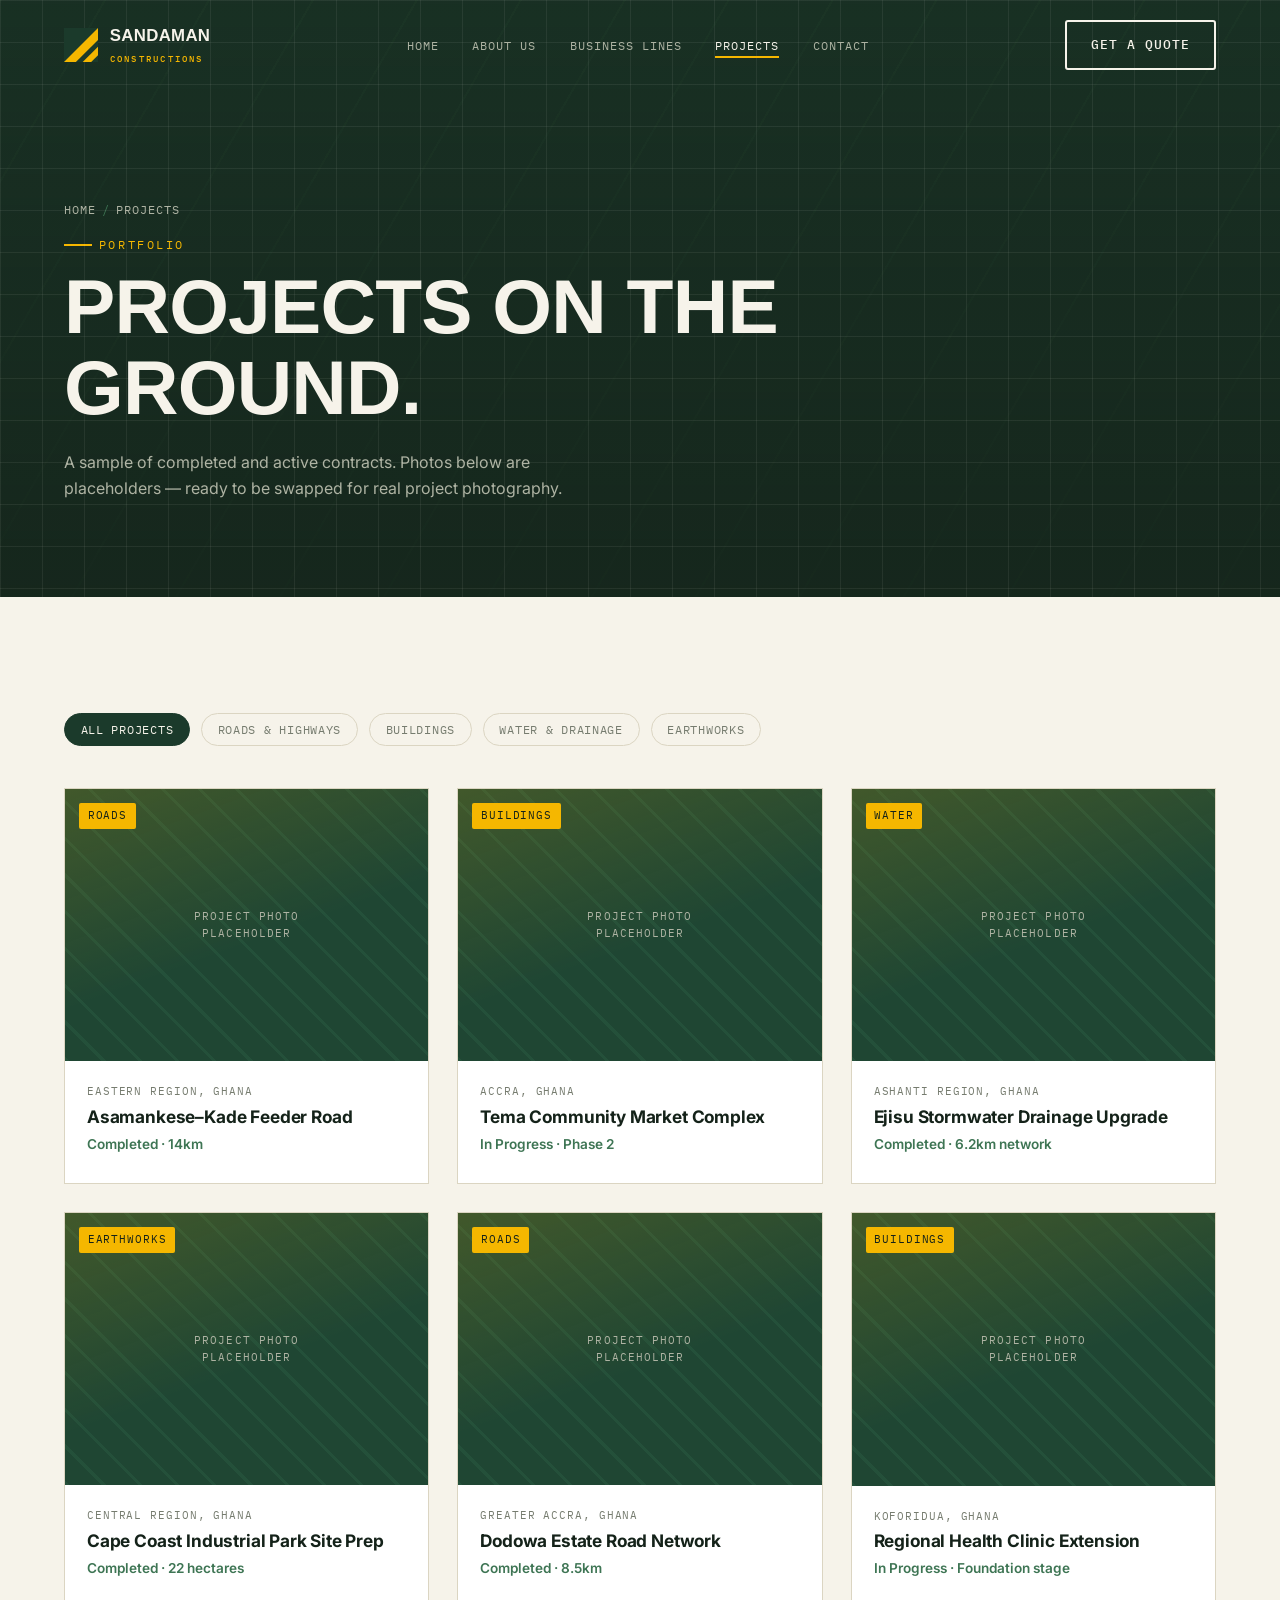
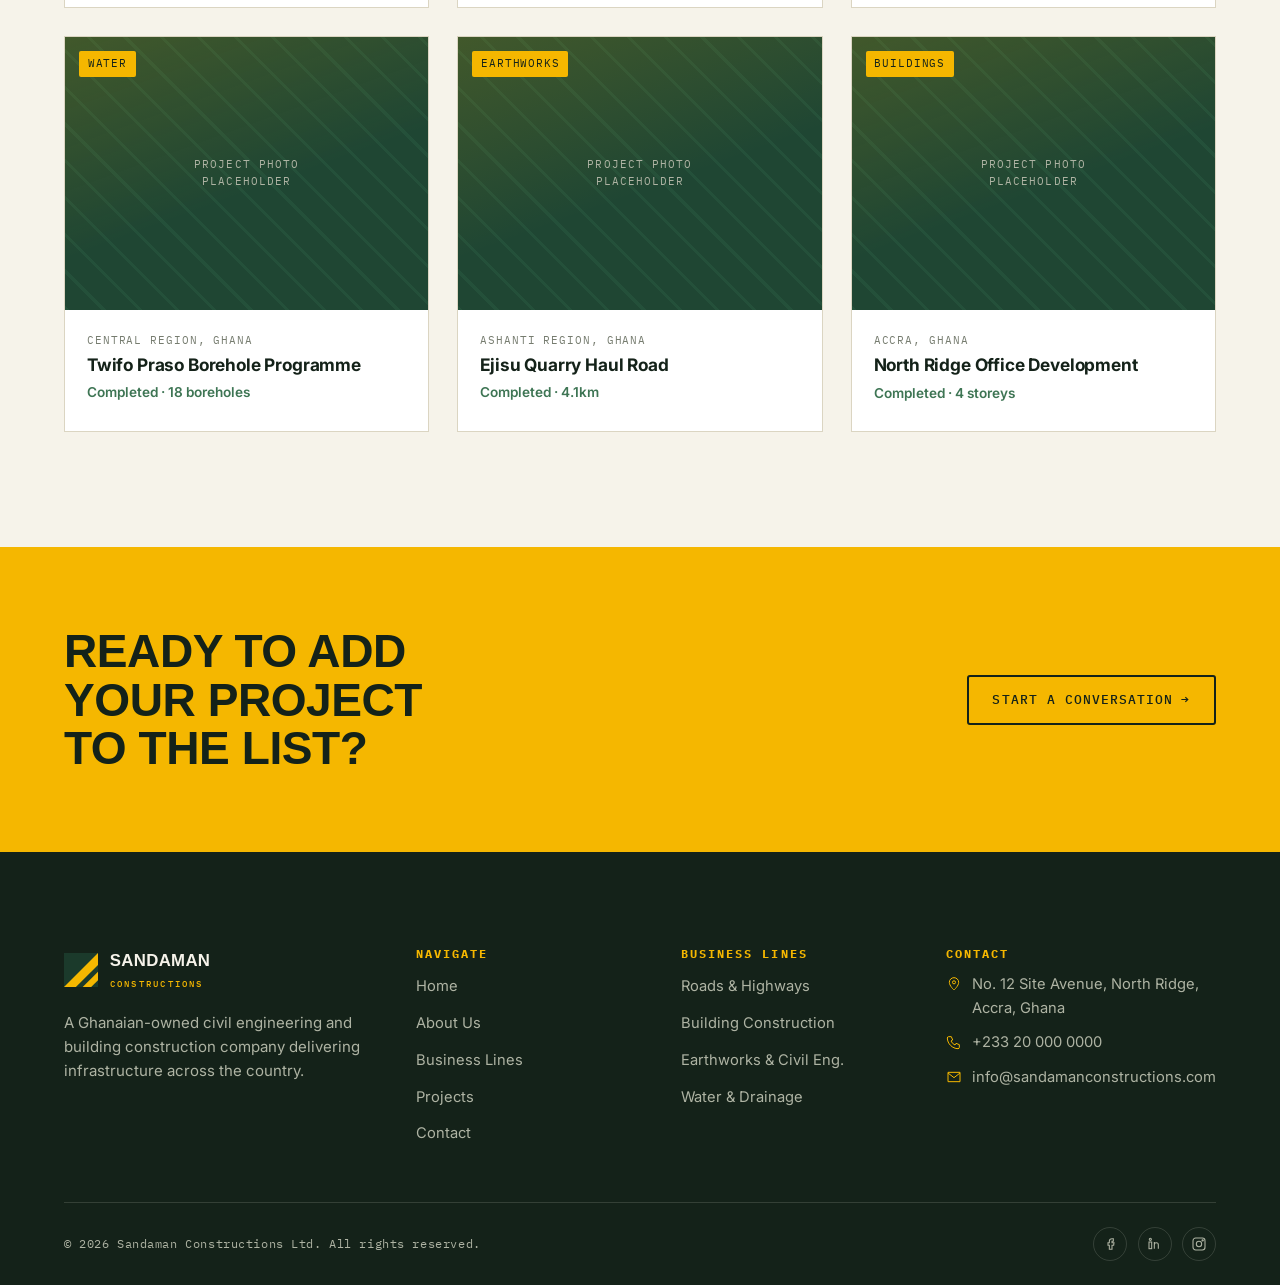
<file: projects.html>
<!DOCTYPE html>
<html lang="en">
<head>
<meta charset="UTF-8">
<meta name="viewport" content="width=device-width, initial-scale=1.0">
<title>Projects — Sandaman Constructions</title>
<meta name="description" content="Browse Sandaman Constructions' portfolio of road, building, water and earthworks projects delivered across Ghana.">
<link rel="preconnect" href="https://fonts.googleapis.com">
<link href="https://fonts.googleapis.com/css2?family=Archivo+Expanded:wght@600;700;800&family=Inter:wght@400;500;600;700&family=IBM+Plex+Mono:wght@400;500;600&display=swap" rel="stylesheet">
<link rel="stylesheet" href="css/base.css">
<link rel="stylesheet" href="css/layout.css">
<link rel="stylesheet" href="css/components.css">
</head>
<body>

<!-- ============ HEADER ============ -->
<header class="site-header">
  <div class="container">
    <a href="index.html" class="logo">
      <svg class="mark" viewBox="0 0 40 40" fill="none" xmlns="http://www.w3.org/2000/svg">
        <rect width="40" height="40" fill="#1B3A2B"/>
        <path d="M0 40L40 0V14L14 40H0Z" fill="#F5B700"/>
        <path d="M22 40L40 22V32L32 40H22Z" fill="#F5B700"/>
      </svg>
      <span class="word">SANDAMAN<small>Constructions</small></span>
    </a>
    <nav>
      <ul class="nav-list" id="nav-list">
        <li><a href="index.html">Home</a></li>
        <li><a href="about.html">About Us</a></li>
        <li><a href="sectors.html">Business Lines</a></li>
        <li><a href="projects.html" aria-current="page">Projects</a></li>
        <li><a href="contact.html">Contact</a></li>
      </ul>
    </nav>
    <div class="nav-cta">
      <a href="contact.html" class="btn btn-outline on-dark">Get a Quote</a>
      <button class="nav-toggle" aria-label="Toggle menu" aria-expanded="false"><span></span></button>
    </div>
  </div>
</header>

<main>
  <!-- ============ PAGE BANNER ============ -->
  <section class="page-banner">
    <div class="blueprint-bg"></div>
    <div class="container">
      <p class="breadcrumb"><a href="index.html">Home</a><span class="sep">/</span>Projects</p>
      <p class="eyebrow">Portfolio</p>
      <h1>Projects On the Ground.</h1>
      <p class="lead">A sample of completed and active contracts. Photos below are placeholders — ready to be swapped for real project photography.</p>
    </div>
  </section>

  <!-- ============ FILTERABLE GRID ============ -->
  <section class="section">
    <div class="container">
      <div class="filter-row reveal">
        <button class="filter-btn is-active" data-filter="all">All Projects</button>
        <button class="filter-btn" data-filter="roads">Roads &amp; Highways</button>
        <button class="filter-btn" data-filter="buildings">Buildings</button>
        <button class="filter-btn" data-filter="water">Water &amp; Drainage</button>
        <button class="filter-btn" data-filter="earthworks">Earthworks</button>
      </div>

      <div class="project-grid reveal">

        <a href="#" class="project-card" data-category="roads">
          <div class="project-media"><span class="tag">Roads</span><div class="ph-photo">Project photo<br>placeholder</div></div>
          <div class="project-body">
            <span class="loc">Eastern Region, Ghana</span>
            <h3>Asamankese–Kade Feeder Road</h3>
            <span class="status">Completed · 14km</span>
          </div>
        </a>

        <a href="#" class="project-card" data-category="buildings">
          <div class="project-media"><span class="tag">Buildings</span><div class="ph-photo">Project photo<br>placeholder</div></div>
          <div class="project-body">
            <span class="loc">Accra, Ghana</span>
            <h3>Tema Community Market Complex</h3>
            <span class="status">In Progress · Phase 2</span>
          </div>
        </a>

        <a href="#" class="project-card" data-category="water">
          <div class="project-media"><span class="tag">Water</span><div class="ph-photo">Project photo<br>placeholder</div></div>
          <div class="project-body">
            <span class="loc">Ashanti Region, Ghana</span>
            <h3>Ejisu Stormwater Drainage Upgrade</h3>
            <span class="status">Completed · 6.2km network</span>
          </div>
        </a>

        <a href="#" class="project-card" data-category="earthworks">
          <div class="project-media"><span class="tag">Earthworks</span><div class="ph-photo">Project photo<br>placeholder</div></div>
          <div class="project-body">
            <span class="loc">Central Region, Ghana</span>
            <h3>Cape Coast Industrial Park Site Prep</h3>
            <span class="status">Completed · 22 hectares</span>
          </div>
        </a>

        <a href="#" class="project-card" data-category="roads">
          <div class="project-media"><span class="tag">Roads</span><div class="ph-photo">Project photo<br>placeholder</div></div>
          <div class="project-body">
            <span class="loc">Greater Accra, Ghana</span>
            <h3>Dodowa Estate Road Network</h3>
            <span class="status">Completed · 8.5km</span>
          </div>
        </a>

        <a href="#" class="project-card" data-category="buildings">
          <div class="project-media"><span class="tag">Buildings</span><div class="ph-photo">Project photo<br>placeholder</div></div>
          <div class="project-body">
            <span class="loc">Koforidua, Ghana</span>
            <h3>Regional Health Clinic Extension</h3>
            <span class="status">In Progress · Foundation stage</span>
          </div>
        </a>

        <a href="#" class="project-card" data-category="water">
          <div class="project-media"><span class="tag">Water</span><div class="ph-photo">Project photo<br>placeholder</div></div>
          <div class="project-body">
            <span class="loc">Central Region, Ghana</span>
            <h3>Twifo Praso Borehole Programme</h3>
            <span class="status">Completed · 18 boreholes</span>
          </div>
        </a>

        <a href="#" class="project-card" data-category="earthworks">
          <div class="project-media"><span class="tag">Earthworks</span><div class="ph-photo">Project photo<br>placeholder</div></div>
          <div class="project-body">
            <span class="loc">Ashanti Region, Ghana</span>
            <h3>Ejisu Quarry Haul Road</h3>
            <span class="status">Completed · 4.1km</span>
          </div>
        </a>

        <a href="#" class="project-card" data-category="buildings">
          <div class="project-media"><span class="tag">Buildings</span><div class="ph-photo">Project photo<br>placeholder</div></div>
          <div class="project-body">
            <span class="loc">Accra, Ghana</span>
            <h3>North Ridge Office Development</h3>
            <span class="status">Completed · 4 storeys</span>
          </div>
        </a>

      </div>
    </div>
  </section>

  <!-- ============ CTA BAND ============ -->
  <section class="cta-band">
    <div class="container">
      <h2>Ready to Add Your Project to the List?</h2>
      <a href="contact.html" class="btn btn-outline">Start a Conversation <span class="btn-arrow">→</span></a>
    </div>
  </section>
</main>

<!-- ============ FOOTER ============ -->
<footer class="site-footer">
  <div class="container">
    <div class="footer-grid">
      <div class="footer-brand">
        <a href="index.html" class="logo">
          <svg class="mark" viewBox="0 0 40 40" fill="none" xmlns="http://www.w3.org/2000/svg">
            <rect width="40" height="40" fill="#1B3A2B"/>
            <path d="M0 40L40 0V14L14 40H0Z" fill="#F5B700"/>
            <path d="M22 40L40 22V32L32 40H22Z" fill="#F5B700"/>
          </svg>
          <span class="word">SANDAMAN<small>Constructions</small></span>
        </a>
        <p>A Ghanaian-owned civil engineering and building construction company delivering infrastructure across the country.</p>
      </div>
      <div class="footer-col">
        <h4>Navigate</h4>
        <ul>
          <li><a href="index.html">Home</a></li>
          <li><a href="about.html">About Us</a></li>
          <li><a href="sectors.html">Business Lines</a></li>
          <li><a href="projects.html">Projects</a></li>
          <li><a href="contact.html">Contact</a></li>
        </ul>
      </div>
      <div class="footer-col">
        <h4>Business Lines</h4>
        <ul>
          <li><a href="sectors.html">Roads &amp; Highways</a></li>
          <li><a href="sectors.html">Building Construction</a></li>
          <li><a href="sectors.html">Earthworks &amp; Civil Eng.</a></li>
          <li><a href="sectors.html">Water &amp; Drainage</a></li>
        </ul>
      </div>
      <div class="footer-col">
        <h4>Contact</h4>
        <ul class="footer-contact">
          <li><svg viewBox="0 0 24 24" fill="none" stroke="currentColor" stroke-width="1.5"><path d="M12 21s7-6.3 7-11.5A7 7 0 105 9.5C5 14.7 12 21 12 21z"/><circle cx="12" cy="9.5" r="2.3"/></svg> No. 12 Site Avenue, North Ridge, Accra, Ghana</li>
          <li><svg viewBox="0 0 24 24" fill="none" stroke="currentColor" stroke-width="1.5"><path d="M4 4h4l2 5-2.5 1.5a12 12 0 006 6L15 14l5 2v4a2 2 0 01-2 2C9.6 22 2 14.4 2 6a2 2 0 012-2z"/></svg> +233 20 000 0000</li>
          <li><svg viewBox="0 0 24 24" fill="none" stroke="currentColor" stroke-width="1.5"><path d="M3 5h18v14H3V5z"/><path d="M3 6l9 7 9-7"/></svg> info@sandamanconstructions.com</li>
        </ul>
      </div>
    </div>
    <div class="footer-bottom">
      <span>© 2026 Sandaman Constructions Ltd. All rights reserved.</span>
      <div class="footer-social">
        <a href="#" aria-label="Facebook"><svg width="16" height="16" viewBox="0 0 24 24" fill="none" stroke="currentColor" stroke-width="1.6"><path d="M15 8h2V4h-2a4 4 0 00-4 4v2H9v4h2v6h4v-6h2.5l.5-4H15V8z"/></svg></a>
        <a href="#" aria-label="LinkedIn"><svg width="16" height="16" viewBox="0 0 24 24" fill="none" stroke="currentColor" stroke-width="1.6"><rect x="3" y="9" width="4" height="10"/><circle cx="5" cy="5" r="1.6"/><path d="M11 19v-6a3 3 0 016 0v6M11 19V9"/></svg></a>
        <a href="#" aria-label="Instagram"><svg width="16" height="16" viewBox="0 0 24 24" fill="none" stroke="currentColor" stroke-width="1.6"><rect x="3" y="3" width="18" height="18" rx="4"/><circle cx="12" cy="12" r="4"/><circle cx="17.5" cy="6.5" r="1"/></svg></a>
      </div>
    </div>
  </div>
</footer>

<script src="js/main.js"></script>
</body>
</html>
</file>
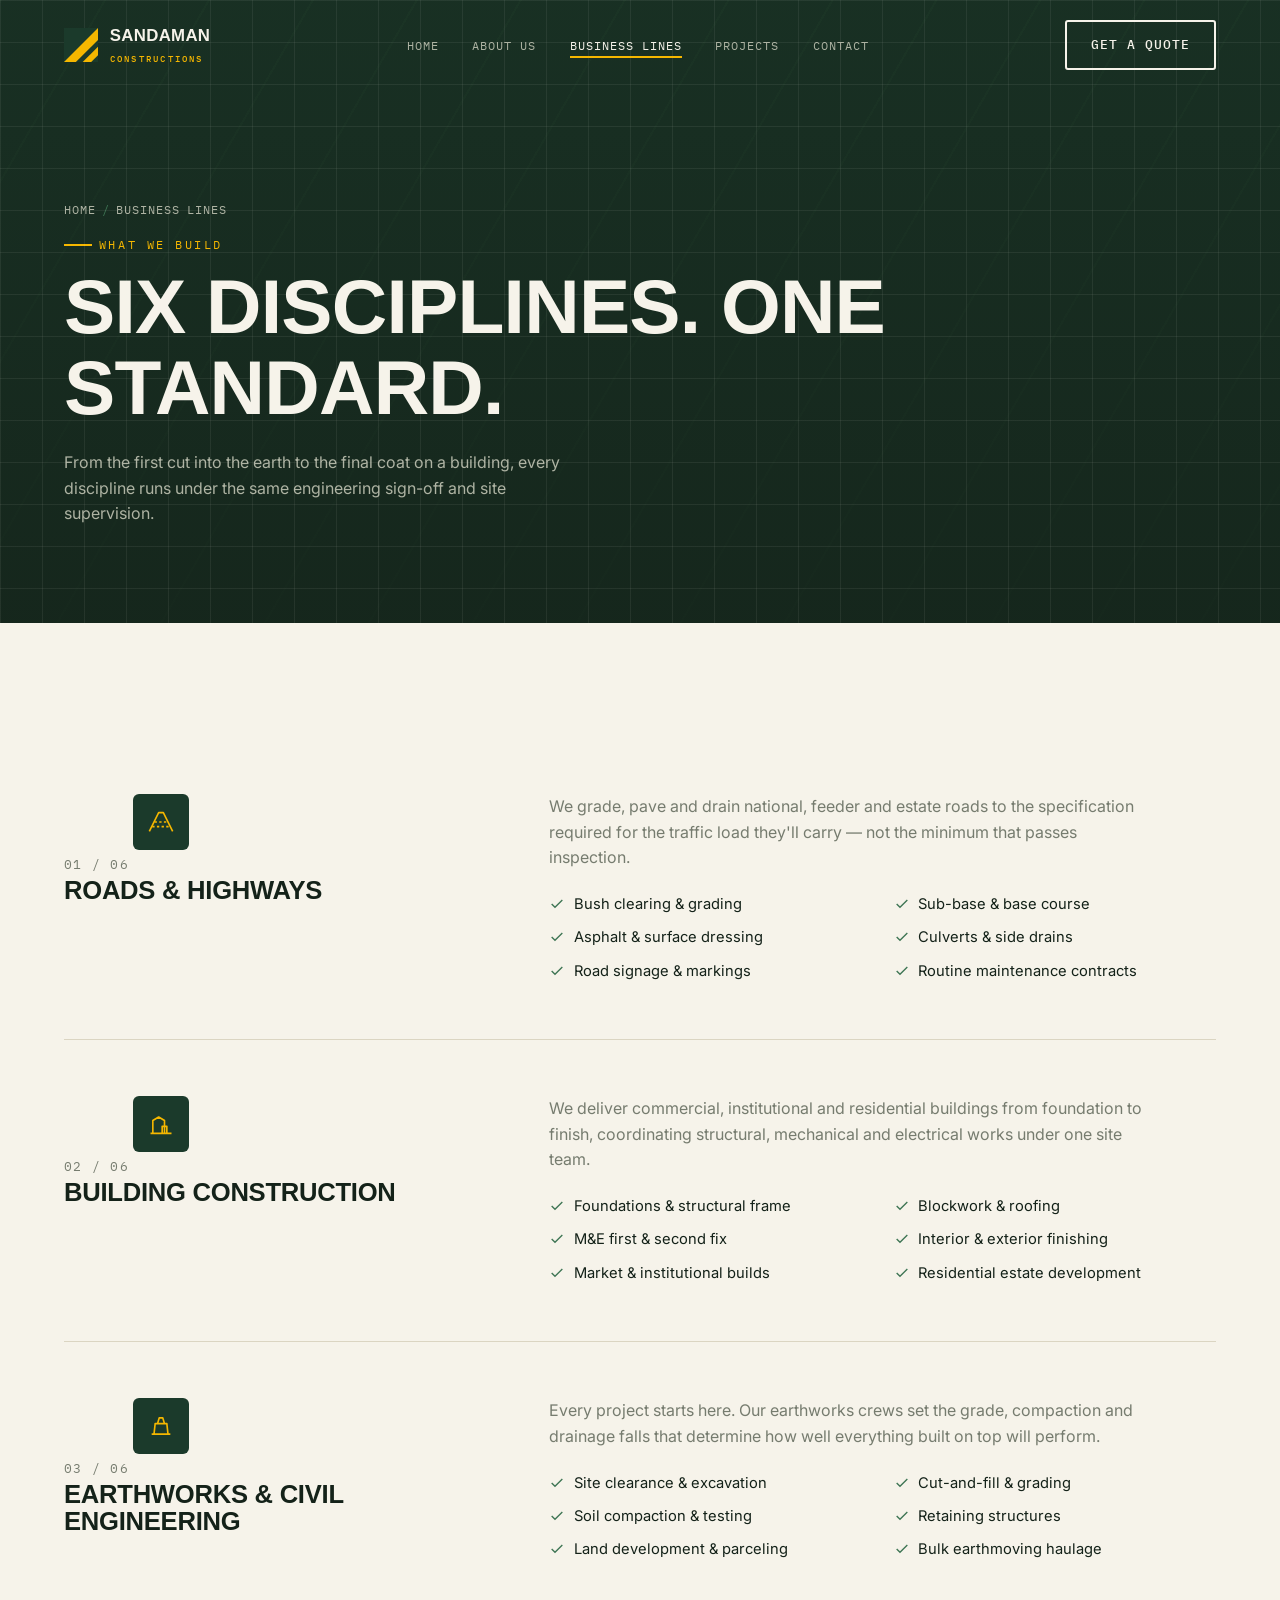
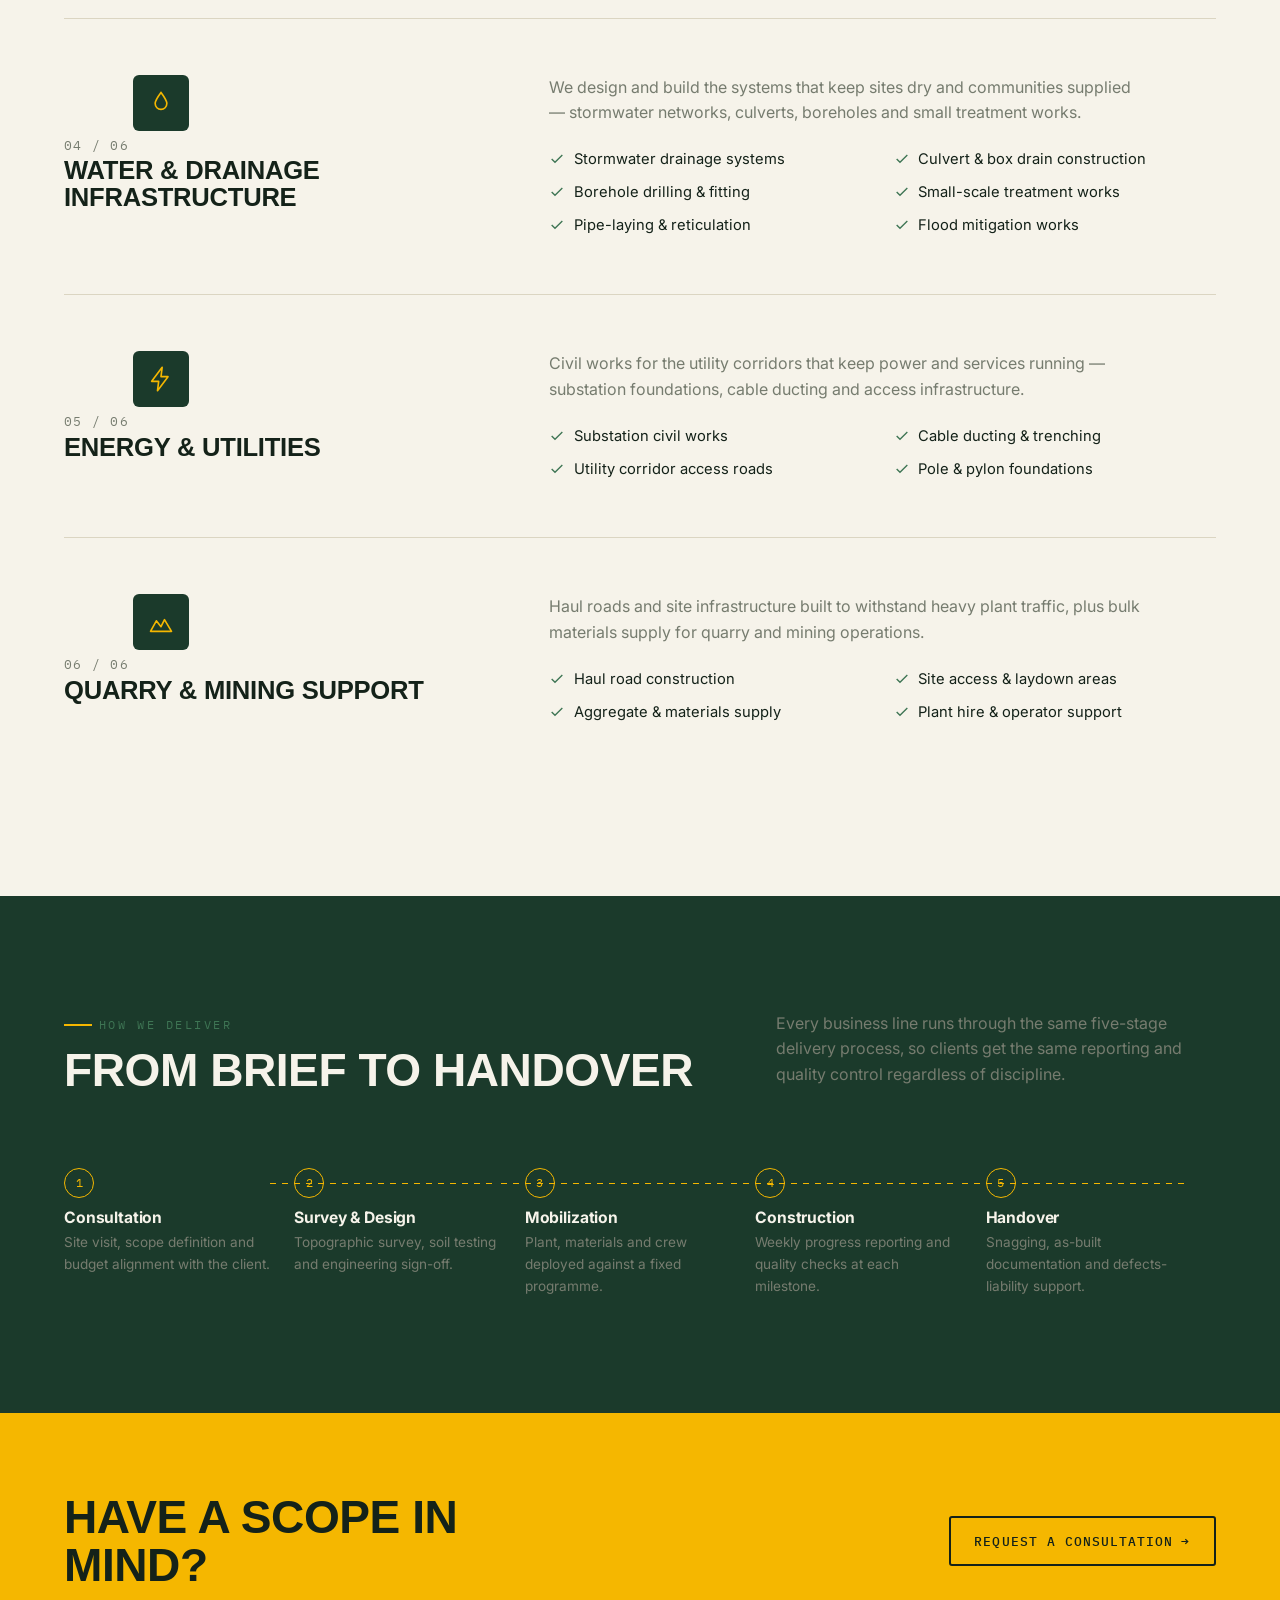
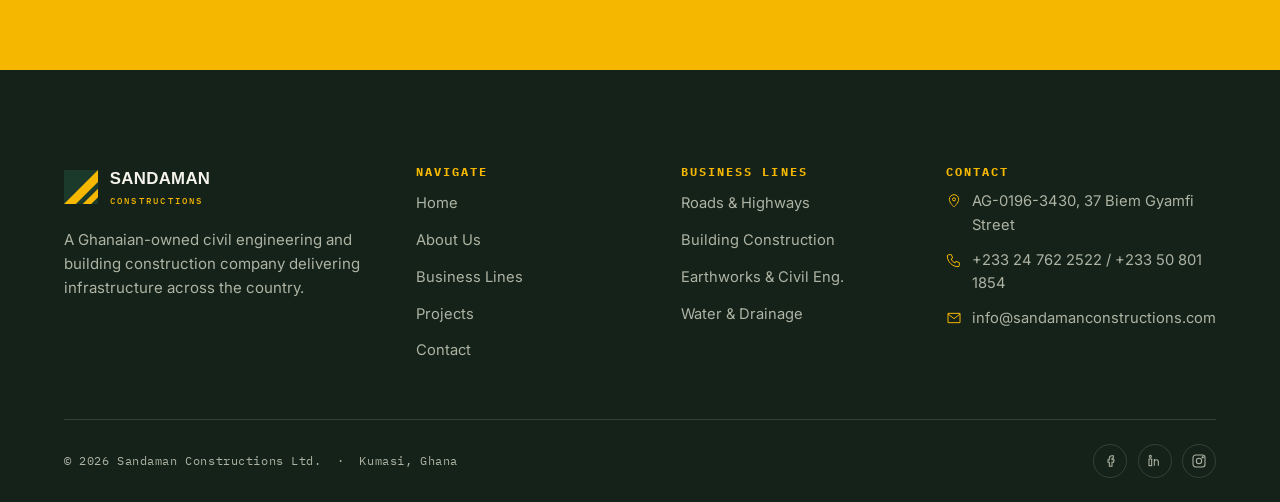
<file: sectors.html>
<!DOCTYPE html>
<html lang="en">

<head>
    <meta charset="UTF-8">
    <meta name="viewport" content="width=device-width, initial-scale=1.0">
    <title>Business Lines — Sandaman Constructions</title>
    <meta name="description"
        content="Explore Sandaman Constructions' six business lines: roads and highways, building construction, earthworks, water and drainage, energy and utilities, and quarry and mining support.">
    <link rel="preconnect" href="https://fonts.googleapis.com">
    <link
        href="https://fonts.googleapis.com/css2?family=Archivo+Expanded:wght@600;700;800&family=Inter:wght@400;500;600;700&family=IBM+Plex+Mono:wght@400;500;600&display=swap"
        rel="stylesheet">
    <link rel="stylesheet" href="css/base.css">
    <link rel="stylesheet" href="css/layout.css">
    <link rel="stylesheet" href="css/components.css">
    <style>
        .sector-detail {
            display: grid;
            grid-template-columns: 0.9fr 1.4fr;
            gap: 56px;
            align-items: start;
            padding: 56px 0;
            border-bottom: 1px solid var(--line);
        }

        .sector-detail:last-child {
            border-bottom: none;
        }

        .sector-detail-icon {
            width: 56px;
            height: 56px;
            color: var(--yellow);
            background: var(--forest);
            padding: 14px;
            border-radius: 6px;
            margin-bottom: 1.2em;
        }

        .sector-detail .idx {
            font-family: var(--f-mono);
            color: var(--steel);
            font-size: .8rem;
            letter-spacing: .1em;
        }

        .capability-list {
            display: grid;
            grid-template-columns: 1fr 1fr;
            gap: .6em 1.4em;
            margin-top: 1.4em;
            padding: 0;
        }

        .capability-list li {
            display: flex;
            gap: .6em;
            align-items: flex-start;
            font-size: .92rem;
            color: var(--ink);
        }

        .capability-list svg {
            width: 16px;
            height: 16px;
            flex: none;
            margin-top: 3px;
            color: var(--forest-3);
        }

        @media (max-width:820px) {
            .sector-detail {
                grid-template-columns: 1fr;
                gap: 20px;
            }

            .capability-list {
                grid-template-columns: 1fr;
            }
        }
    </style>
</head>

<body>

    <!-- ============ HEADER ============ -->
    <header class="site-header">
        <div class="container">
            <a href="index" class="logo">
                <svg class="mark" viewBox="0 0 40 40" fill="none" xmlns="http://www.w3.org/2000/svg">
                    <rect width="40" height="40" fill="#1B3A2B" />
                    <path d="M0 40L40 0V14L14 40H0Z" fill="#F5B700" />
                    <path d="M22 40L40 22V32L32 40H22Z" fill="#F5B700" />
                </svg>
                <span class="word">SANDAMAN<small>Constructions</small></span>
            </a>
            <nav>
                <ul class="nav-list" id="nav-list">
                    <li><a href="index">Home</a></li>
                    <li><a href="about">About Us</a></li>
                    <li><a href="sectors" aria-current="page">Business Lines</a></li>
                    <li><a href="projects">Projects</a></li>
                    <li><a href="contact">Contact</a></li>
                </ul>
            </nav>
            <div class="nav-cta">
                <a href="contact" class="btn btn-outline on-dark">Get a Quote</a>
                <button class="nav-toggle" aria-label="Toggle menu" aria-expanded="false"><span></span></button>
            </div>
        </div>
    </header>

    <main>
        <!-- ============ PAGE BANNER ============ -->
        <section class="page-banner">
            <div class="blueprint-bg"></div>
            <div class="container">
                <p class="breadcrumb"><a href="index">Home</a><span class="sep">/</span>Business Lines</p>
                <p class="eyebrow">What We Build</p>
                <h1>Six Disciplines. One Standard.</h1>
                <p class="lead">From the first cut into the earth to the final coat on a building, every discipline runs
                    under the same engineering sign-off and site supervision.</p>
            </div>
        </section>

        <!-- ============ SECTOR DETAIL LIST ============ -->
        <section class="section">
            <div class="container">

                <div class="sector-detail reveal">
                    <div>
                        <span class="idx">01 / 06</span>
                        <svg class="sector-detail-icon" viewBox="0 0 24 24" fill="none" stroke="currentColor"
                            stroke-width="1.4">
                            <path d="M2 20L10 4h4l8 16" stroke-linejoin="round" />
                            <path d="M6.5 12h11M4.5 16h15" stroke-dasharray="2 2" />
                        </svg>
                        <h3>Roads &amp; Highways</h3>
                    </div>
                    <div>
                        <p>We grade, pave and drain national, feeder and estate roads to the specification required for
                            the traffic load they'll carry — not the minimum that passes inspection.</p>
                        <ul class="capability-list">
                            <li><svg viewBox="0 0 24 24" fill="none" stroke="currentColor" stroke-width="2">
                                    <path d="M20 6L9 17l-5-5" />
                                </svg> Bush clearing &amp; grading</li>
                            <li><svg viewBox="0 0 24 24" fill="none" stroke="currentColor" stroke-width="2">
                                    <path d="M20 6L9 17l-5-5" />
                                </svg> Sub-base &amp; base course</li>
                            <li><svg viewBox="0 0 24 24" fill="none" stroke="currentColor" stroke-width="2">
                                    <path d="M20 6L9 17l-5-5" />
                                </svg> Asphalt &amp; surface dressing</li>
                            <li><svg viewBox="0 0 24 24" fill="none" stroke="currentColor" stroke-width="2">
                                    <path d="M20 6L9 17l-5-5" />
                                </svg> Culverts &amp; side drains</li>
                            <li><svg viewBox="0 0 24 24" fill="none" stroke="currentColor" stroke-width="2">
                                    <path d="M20 6L9 17l-5-5" />
                                </svg> Road signage &amp; markings</li>
                            <li><svg viewBox="0 0 24 24" fill="none" stroke="currentColor" stroke-width="2">
                                    <path d="M20 6L9 17l-5-5" />
                                </svg> Routine maintenance contracts</li>
                        </ul>
                    </div>
                </div>

                <div class="sector-detail reveal">
                    <div>
                        <span class="idx">02 / 06</span>
                        <svg class="sector-detail-icon" viewBox="0 0 24 24" fill="none" stroke="currentColor"
                            stroke-width="1.4">
                            <path d="M3 20h18M5 20V9l5-3 5 3v11M13 20v-6h4v6" stroke-linejoin="round" />
                        </svg>
                        <h3>Building Construction</h3>
                    </div>
                    <div>
                        <p>We deliver commercial, institutional and residential buildings from foundation to finish,
                            coordinating structural, mechanical and electrical works under one site team.</p>
                        <ul class="capability-list">
                            <li><svg viewBox="0 0 24 24" fill="none" stroke="currentColor" stroke-width="2">
                                    <path d="M20 6L9 17l-5-5" />
                                </svg> Foundations &amp; structural frame</li>
                            <li><svg viewBox="0 0 24 24" fill="none" stroke="currentColor" stroke-width="2">
                                    <path d="M20 6L9 17l-5-5" />
                                </svg> Blockwork &amp; roofing</li>
                            <li><svg viewBox="0 0 24 24" fill="none" stroke="currentColor" stroke-width="2">
                                    <path d="M20 6L9 17l-5-5" />
                                </svg> M&amp;E first &amp; second fix</li>
                            <li><svg viewBox="0 0 24 24" fill="none" stroke="currentColor" stroke-width="2">
                                    <path d="M20 6L9 17l-5-5" />
                                </svg> Interior &amp; exterior finishing</li>
                            <li><svg viewBox="0 0 24 24" fill="none" stroke="currentColor" stroke-width="2">
                                    <path d="M20 6L9 17l-5-5" />
                                </svg> Market &amp; institutional builds</li>
                            <li><svg viewBox="0 0 24 24" fill="none" stroke="currentColor" stroke-width="2">
                                    <path d="M20 6L9 17l-5-5" />
                                </svg> Residential estate development</li>
                        </ul>
                    </div>
                </div>

                <div class="sector-detail reveal">
                    <div>
                        <span class="idx">03 / 06</span>
                        <svg class="sector-detail-icon" viewBox="0 0 24 24" fill="none" stroke="currentColor"
                            stroke-width="1.4">
                            <path d="M4 19h16M6 19l1-9h10l1 9M9 10l1.5-5h3L15 10" stroke-linejoin="round" />
                        </svg>
                        <h3>Earthworks &amp; Civil Engineering</h3>
                    </div>
                    <div>
                        <p>Every project starts here. Our earthworks crews set the grade, compaction and drainage falls
                            that determine how well everything built on top will perform.</p>
                        <ul class="capability-list">
                            <li><svg viewBox="0 0 24 24" fill="none" stroke="currentColor" stroke-width="2">
                                    <path d="M20 6L9 17l-5-5" />
                                </svg> Site clearance &amp; excavation</li>
                            <li><svg viewBox="0 0 24 24" fill="none" stroke="currentColor" stroke-width="2">
                                    <path d="M20 6L9 17l-5-5" />
                                </svg> Cut-and-fill &amp; grading</li>
                            <li><svg viewBox="0 0 24 24" fill="none" stroke="currentColor" stroke-width="2">
                                    <path d="M20 6L9 17l-5-5" />
                                </svg> Soil compaction &amp; testing</li>
                            <li><svg viewBox="0 0 24 24" fill="none" stroke="currentColor" stroke-width="2">
                                    <path d="M20 6L9 17l-5-5" />
                                </svg> Retaining structures</li>
                            <li><svg viewBox="0 0 24 24" fill="none" stroke="currentColor" stroke-width="2">
                                    <path d="M20 6L9 17l-5-5" />
                                </svg> Land development &amp; parceling</li>
                            <li><svg viewBox="0 0 24 24" fill="none" stroke="currentColor" stroke-width="2">
                                    <path d="M20 6L9 17l-5-5" />
                                </svg> Bulk earthmoving haulage</li>
                        </ul>
                    </div>
                </div>

                <div class="sector-detail reveal">
                    <div>
                        <span class="idx">04 / 06</span>
                        <svg class="sector-detail-icon" viewBox="0 0 24 24" fill="none" stroke="currentColor"
                            stroke-width="1.4">
                            <path d="M12 3c3 4 5 6.7 5 9.5a5 5 0 01-10 0C7 9.7 9 7 12 3z" />
                        </svg>
                        <h3>Water &amp; Drainage Infrastructure</h3>
                    </div>
                    <div>
                        <p>We design and build the systems that keep sites dry and communities supplied — stormwater
                            networks, culverts, boreholes and small treatment works.</p>
                        <ul class="capability-list">
                            <li><svg viewBox="0 0 24 24" fill="none" stroke="currentColor" stroke-width="2">
                                    <path d="M20 6L9 17l-5-5" />
                                </svg> Stormwater drainage systems</li>
                            <li><svg viewBox="0 0 24 24" fill="none" stroke="currentColor" stroke-width="2">
                                    <path d="M20 6L9 17l-5-5" />
                                </svg> Culvert &amp; box drain construction</li>
                            <li><svg viewBox="0 0 24 24" fill="none" stroke="currentColor" stroke-width="2">
                                    <path d="M20 6L9 17l-5-5" />
                                </svg> Borehole drilling &amp; fitting</li>
                            <li><svg viewBox="0 0 24 24" fill="none" stroke="currentColor" stroke-width="2">
                                    <path d="M20 6L9 17l-5-5" />
                                </svg> Small-scale treatment works</li>
                            <li><svg viewBox="0 0 24 24" fill="none" stroke="currentColor" stroke-width="2">
                                    <path d="M20 6L9 17l-5-5" />
                                </svg> Pipe-laying &amp; reticulation</li>
                            <li><svg viewBox="0 0 24 24" fill="none" stroke="currentColor" stroke-width="2">
                                    <path d="M20 6L9 17l-5-5" />
                                </svg> Flood mitigation works</li>
                        </ul>
                    </div>
                </div>

                <div class="sector-detail reveal">
                    <div>
                        <span class="idx">05 / 06</span>
                        <svg class="sector-detail-icon" viewBox="0 0 24 24" fill="none" stroke="currentColor"
                            stroke-width="1.4">
                            <path d="M13 2L4 14h6l-1 8 9-12h-6l1-8z" stroke-linejoin="round" />
                        </svg>
                        <h3>Energy &amp; Utilities</h3>
                    </div>
                    <div>
                        <p>Civil works for the utility corridors that keep power and services running — substation
                            foundations, cable ducting and access infrastructure.</p>
                        <ul class="capability-list">
                            <li><svg viewBox="0 0 24 24" fill="none" stroke="currentColor" stroke-width="2">
                                    <path d="M20 6L9 17l-5-5" />
                                </svg> Substation civil works</li>
                            <li><svg viewBox="0 0 24 24" fill="none" stroke="currentColor" stroke-width="2">
                                    <path d="M20 6L9 17l-5-5" />
                                </svg> Cable ducting &amp; trenching</li>
                            <li><svg viewBox="0 0 24 24" fill="none" stroke="currentColor" stroke-width="2">
                                    <path d="M20 6L9 17l-5-5" />
                                </svg> Utility corridor access roads</li>
                            <li><svg viewBox="0 0 24 24" fill="none" stroke="currentColor" stroke-width="2">
                                    <path d="M20 6L9 17l-5-5" />
                                </svg> Pole &amp; pylon foundations</li>
                        </ul>
                    </div>
                </div>

                <div class="sector-detail reveal">
                    <div>
                        <span class="idx">06 / 06</span>
                        <svg class="sector-detail-icon" viewBox="0 0 24 24" fill="none" stroke="currentColor"
                            stroke-width="1.4">
                            <path d="M3 20l5-9 4 5 3-6 6 10H3z" stroke-linejoin="round" />
                        </svg>
                        <h3>Quarry &amp; Mining Support</h3>
                    </div>
                    <div>
                        <p>Haul roads and site infrastructure built to withstand heavy plant traffic, plus bulk
                            materials supply for quarry and mining operations.</p>
                        <ul class="capability-list">
                            <li><svg viewBox="0 0 24 24" fill="none" stroke="currentColor" stroke-width="2">
                                    <path d="M20 6L9 17l-5-5" />
                                </svg> Haul road construction</li>
                            <li><svg viewBox="0 0 24 24" fill="none" stroke="currentColor" stroke-width="2">
                                    <path d="M20 6L9 17l-5-5" />
                                </svg> Site access &amp; laydown areas</li>
                            <li><svg viewBox="0 0 24 24" fill="none" stroke="currentColor" stroke-width="2">
                                    <path d="M20 6L9 17l-5-5" />
                                </svg> Aggregate &amp; materials supply</li>
                            <li><svg viewBox="0 0 24 24" fill="none" stroke="currentColor" stroke-width="2">
                                    <path d="M20 6L9 17l-5-5" />
                                </svg> Plant hire &amp; operator support</li>
                        </ul>
                    </div>
                </div>

            </div>
        </section>

        <!-- ============ PROCESS FLOW INFOGRAPHIC ============ -->
        <section class="section on-forest">
            <div class="container">
                <div class="section-head">
                    <div>
                        <p class="eyebrow">How We Deliver</p>
                        <h2>From Brief to Handover</h2>
                    </div>
                    <p class="lead">Every business line runs through the same five-stage delivery process, so clients
                        get the same reporting and quality control regardless of discipline.</p>
                </div>
                <div class="process-flow reveal">
                    <div class="process-step">
                        <span class="step-num">1</span>
                        <h4>Consultation</h4>
                        <p>Site visit, scope definition and budget alignment with the client.</p>
                    </div>
                    <div class="process-step">
                        <span class="step-num">2</span>
                        <h4>Survey &amp; Design</h4>
                        <p>Topographic survey, soil testing and engineering sign-off.</p>
                    </div>
                    <div class="process-step">
                        <span class="step-num">3</span>
                        <h4>Mobilization</h4>
                        <p>Plant, materials and crew deployed against a fixed programme.</p>
                    </div>
                    <div class="process-step">
                        <span class="step-num">4</span>
                        <h4>Construction</h4>
                        <p>Weekly progress reporting and quality checks at each milestone.</p>
                    </div>
                    <div class="process-step">
                        <span class="step-num">5</span>
                        <h4>Handover</h4>
                        <p>Snagging, as-built documentation and defects-liability support.</p>
                    </div>
                </div>
            </div>
        </section>

        <!-- ============ CTA BAND ============ -->
        <section class="cta-band">
            <div class="container">
                <h2>Have a Scope in Mind?</h2>
                <a href="contact" class="btn btn-outline">Request a Consultation <span class="btn-arrow">→</span></a>
            </div>
        </section>
    </main>

    <!-- ============ FOOTER ============ -->
    <footer class="site-footer">
        <div class="container">
            <div class="footer-grid">
                <div class="footer-brand">
                    <a href="index" class="logo">
                        <svg class="mark" viewBox="0 0 40 40" fill="none" xmlns="http://www.w3.org/2000/svg">
                            <rect width="40" height="40" fill="#1B3A2B" />
                            <path d="M0 40L40 0V14L14 40H0Z" fill="#F5B700" />
                            <path d="M22 40L40 22V32L32 40H22Z" fill="#F5B700" />
                        </svg>
                        <span class="word">SANDAMAN<small>Constructions</small></span>
                    </a>
                    <p>A Ghanaian-owned civil engineering and building construction company delivering infrastructure
                        across the country.</p>
                </div>
                <div class="footer-col">
                    <h4>Navigate</h4>
                    <ul>
                        <li><a href="index">Home</a></li>
                        <li><a href="about">About Us</a></li>
                        <li><a href="sectors">Business Lines</a></li>
                        <li><a href="projects">Projects</a></li>
                        <li><a href="contact">Contact</a></li>
                    </ul>
                </div>
                <div class="footer-col">
                    <h4>Business Lines</h4>
                    <ul>
                        <li><a href="sectors">Roads &amp; Highways</a></li>
                        <li><a href="sectors">Building Construction</a></li>
                        <li><a href="sectors">Earthworks &amp; Civil Eng.</a></li>
                        <li><a href="sectors">Water &amp; Drainage</a></li>
                    </ul>
                </div>
                <div class="footer-col">
                    <h4>Contact</h4>
                    <ul class="footer-contact">
                        <li><svg viewBox="0 0 24 24" fill="none" stroke="currentColor" stroke-width="1.5">
                                <path d="M12 21s7-6.3 7-11.5A7 7 0 105 9.5C5 14.7 12 21 12 21z" />
                                <circle cx="12" cy="9.5" r="2.3" />
                            </svg> AG-0196-3430, 37 Biem Gyamfi Street</li>
                        <li><svg viewBox="0 0 24 24" fill="none" stroke="currentColor" stroke-width="1.5">
                                <path
                                    d="M4 4h4l2 5-2.5 1.5a12 12 0 006 6L15 14l5 2v4a2 2 0 01-2 2C9.6 22 2 14.4 2 6a2 2 0 012-2z" />
                            </svg> +233 24 762 2522 / +233 50 801 1854</li>
                        <li><svg viewBox="0 0 24 24" fill="none" stroke="currentColor" stroke-width="1.5">
                                <path d="M3 5h18v14H3V5z" />
                                <path d="M3 6l9 7 9-7" />
                            </svg> info@sandamanconstructions.com</li>
                    </ul>
                </div>
            </div>
            <div class="footer-bottom">
                <span class="meta">&copy;
                    <script>
                        const date = new Date();
                        const year = date.getFullYear();
                        document.write(year);
                    </script> Sandaman Constructions Ltd. &nbsp;·&nbsp; Kumasi, Ghana
                </span>
                <div class="footer-social">
                    <a href="https://www.facebook.com/share/1JJFzLcKzm/?mibextid=wwXIfr" aria-label="Facebook"><svg
                            width="16" height="16" viewBox="0 0 24 24" fill="none" stroke="currentColor"
                            stroke-width="1.6">
                            <path d="M15 8h2V4h-2a4 4 0 00-4 4v2H9v4h2v6h4v-6h2.5l.5-4H15V8z" />
                        </svg></a>
                    <a href="#" aria-label="LinkedIn"><svg width="16" height="16" viewBox="0 0 24 24" fill="none"
                            stroke="currentColor" stroke-width="1.6">
                            <rect x="3" y="9" width="4" height="10" />
                            <circle cx="5" cy="5" r="1.6" />
                            <path d="M11 19v-6a3 3 0 016 0v6M11 19V9" />
                        </svg></a>
                    <a href="#" aria-label="Instagram"><svg width="16" height="16" viewBox="0 0 24 24" fill="none"
                            stroke="currentColor" stroke-width="1.6">
                            <rect x="3" y="3" width="18" height="18" rx="4" />
                            <circle cx="12" cy="12" r="4" />
                            <circle cx="17.5" cy="6.5" r="1" />
                        </svg></a>
                </div>
            </div>
        </div>
    </footer>

    <script src="js/main.js?v=2"></script>
</body>

</html>
</file>
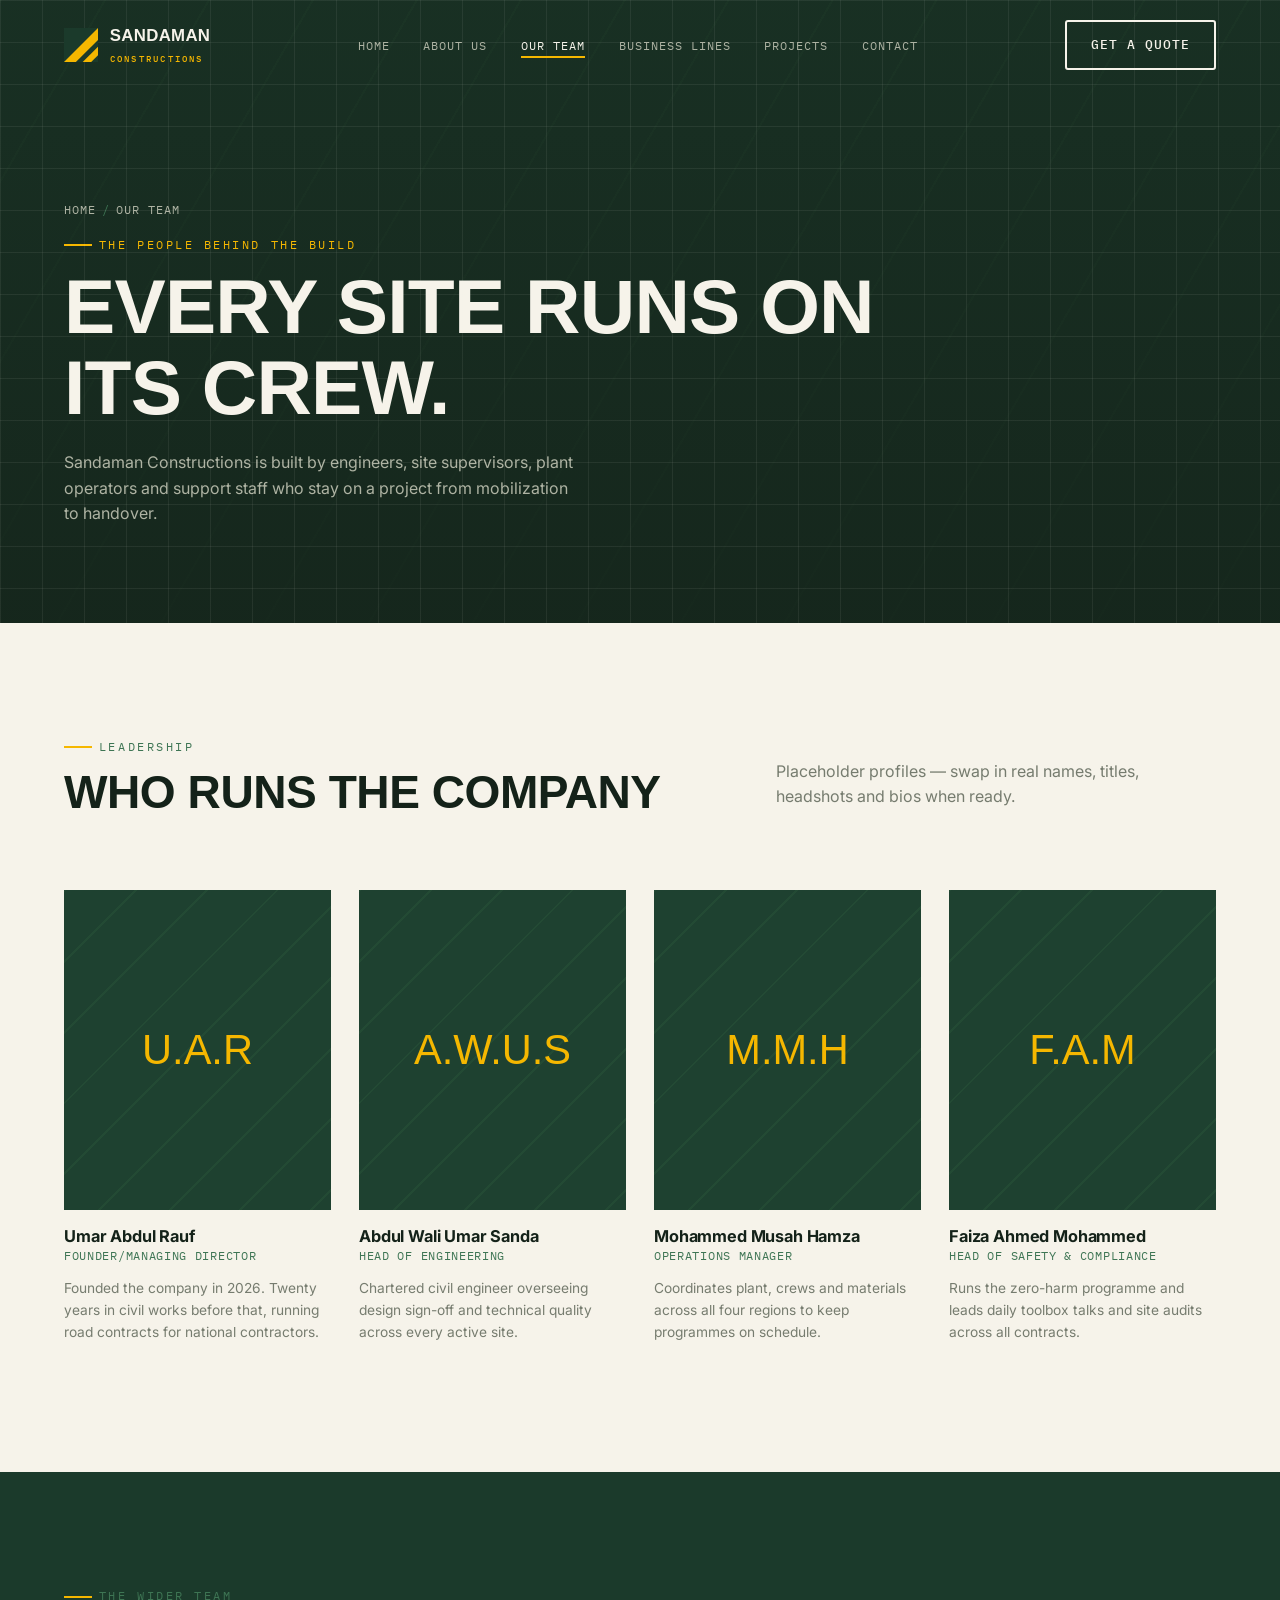
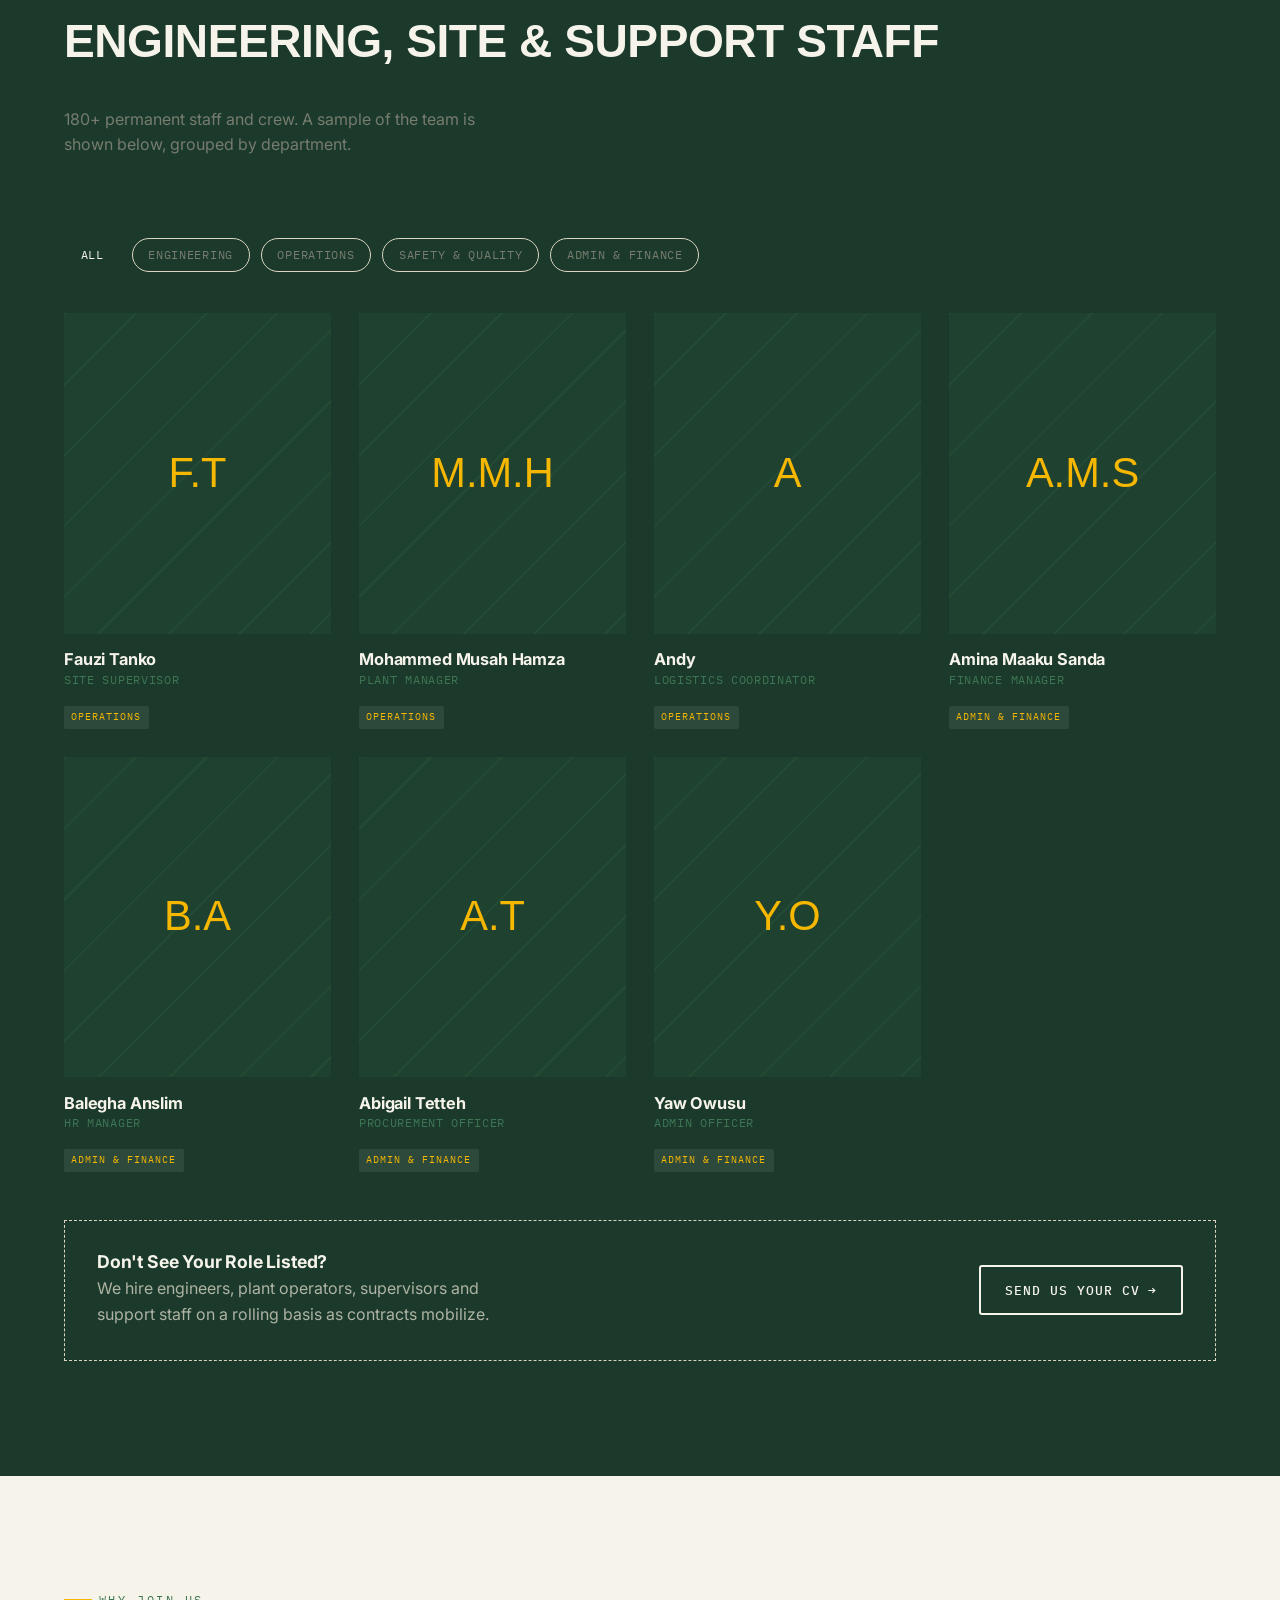
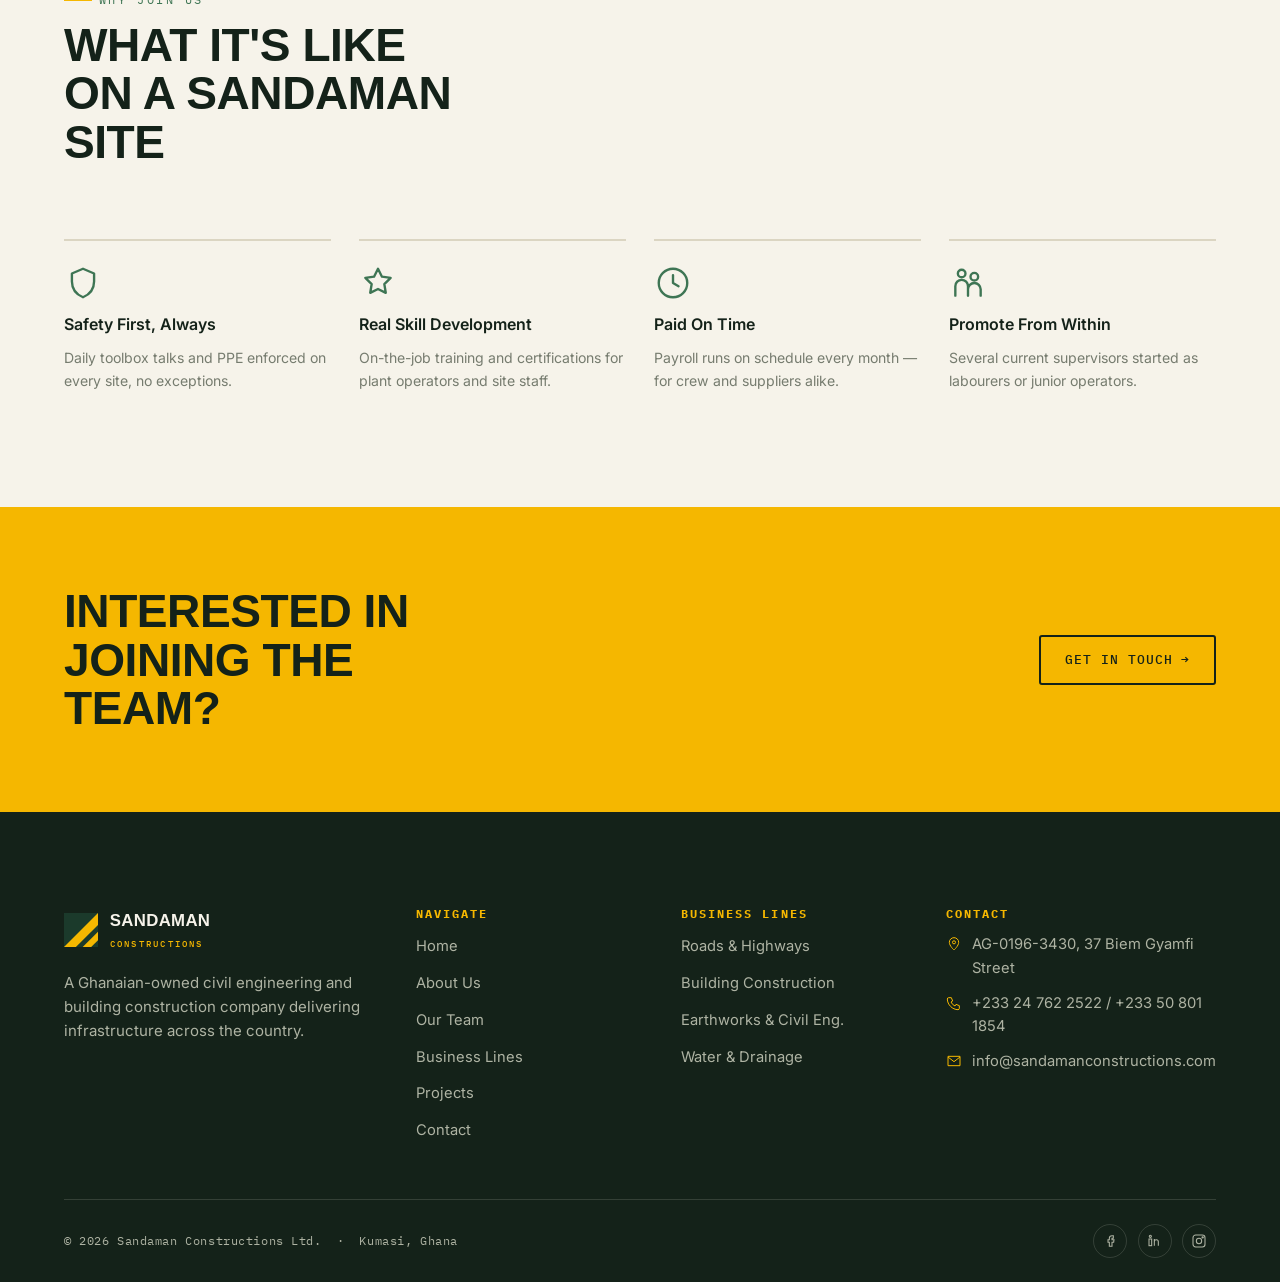
<file: team.html>
<!DOCTYPE html>
<html lang="en">

<head>
    <meta charset="UTF-8">
    <meta name="viewport" content="width=device-width, initial-scale=1.0">
    <title>Our Team — Sandaman Constructions</title>
    <meta name="description"
        content="Meet the leadership, engineers, site staff and support team behind Sandaman Constructions' road, building and civil engineering projects across Ghana.">
    <link rel="preconnect" href="https://fonts.googleapis.com">
    <link
        href="https://fonts.googleapis.com/css2?family=Archivo+Expanded:wght@600;700;800&family=Inter:wght@400;500;600;700&family=IBM+Plex+Mono:wght@400;500;600&display=swap"
        rel="stylesheet">
    <link rel="stylesheet" href="css/base.css">
    <link rel="stylesheet" href="css/layout.css">
    <link rel="stylesheet" href="css/components.css">
    <style>
        .leader-grid {
            display: grid;
            grid-template-columns: repeat(4, 1fr);
            gap: 28px;
        }

        .leader-card .team-photo {
            margin-bottom: 1.1em;
        }

        .leader-card p.bio {
            font-size: .86rem;
            margin-top: .6em;
        }

        @media (max-width:960px) {
            .leader-grid {
                grid-template-columns: repeat(2, 1fr);
            }
        }

        @media (max-width:560px) {
            .leader-grid {
                grid-template-columns: 1fr;
            }
        }

        .dept-tag {
            display: inline-block;
            margin-top: .5em;
            font-family: var(--f-mono);
            font-size: .64rem;
            letter-spacing: .1em;
            text-transform: uppercase;
            color: var(--yellow);
            background: var(--forest);
            padding: .3em .7em;
            border-radius: 2px;
        }

        .on-forest .dept-tag,
        .on-ink .dept-tag {
            background: rgba(255, 255, 255, .08);
        }

        .join-strip {
            display: flex;
            align-items: center;
            gap: 2rem;
            flex-wrap: wrap;
            justify-content: space-between;
            padding: 32px;
            border: 1px dashed var(--line);
            margin-top: 3rem;
        }

        .join-strip h4 {
            font-family: var(--f-body);
            text-transform: none;
            font-size: 1.1rem;
            margin: 0 0 .3em;
        }

        .join-strip p {
            margin: 0;
            max-width: 44ch;
        }
    </style>
</head>

<body>

    <!-- ============ HEADER ============ -->
    <header class="site-header">
        <div class="container">
            <a href="index" class="logo">
                <svg class="mark" viewBox="0 0 40 40" fill="none" xmlns="http://www.w3.org/2000/svg">
                    <rect width="40" height="40" fill="#1B3A2B" />
                    <path d="M0 40L40 0V14L14 40H0Z" fill="#F5B700" />
                    <path d="M22 40L40 22V32L32 40H22Z" fill="#F5B700" />
                </svg>
                <span class="word">SANDAMAN<small>Constructions</small></span>
            </a>
            <nav>
                <ul class="nav-list" id="nav-list">
                    <li><a href="index">Home</a></li>
                    <li><a href="about">About Us</a></li>
                    <li><a href="team" aria-current="page">Our Team</a></li>
                    <li><a href="sectors">Business Lines</a></li>
                    <li><a href="projects">Projects</a></li>
                    <li><a href="contact">Contact</a></li>
                </ul>
            </nav>
            <div class="nav-cta">
                <a href="contact" class="btn btn-outline on-dark">Get a Quote</a>
                <button class="nav-toggle" aria-label="Toggle menu" aria-expanded="false"><span></span></button>
            </div>
        </div>
    </header>

    <main>
        <!-- ============ PAGE BANNER ============ -->
        <section class="page-banner">
            <div class="blueprint-bg"></div>
            <div class="container">
                <p class="breadcrumb"><a href="index">Home</a><span class="sep">/</span>Our Team</p>
                <p class="eyebrow">The People Behind the Build</p>
                <h1>Every Site Runs on Its Crew.</h1>
                <p class="lead">Sandaman Constructions is built by engineers, site supervisors, plant operators and
                    support
                    staff who stay on a project from mobilization to handover.</p>
            </div>
        </section>

        <!-- ============ LEADERSHIP ============ -->
        <section class="section">
            <div class="container">
                <div class="section-head">
                    <div>
                        <p class="eyebrow">Leadership</p>
                        <h2>Who Runs the Company</h2>
                    </div>
                    <p class="lead">Placeholder profiles — swap in real names, titles, headshots and bios when ready.
                    </p>
                </div>
                <div class="leader-grid reveal">
                    <div class="team-card leader-card">
                        <div class="team-photo">
                            <div class="team-initials">U.A.R</div>
                        </div>
                        <h4>Umar Abdul Rauf</h4>
                        <p class="team-role">Founder/Managing Director</p>
                        <p class="bio">Founded the company in 2026. Twenty years in civil works before that, running
                            road contracts
                            for national contractors.</p>
                    </div>
                    <div class="team-card leader-card">
                        <div class="team-photo">
                            <div class="team-initials">A.W.U.S</div>
                        </div>
                        <h4>Abdul Wali Umar Sanda</h4>
                        <p class="team-role">Head of Engineering</p>
                        <p class="bio">Chartered civil engineer overseeing design sign-off and technical quality across
                            every active
                            site.</p>
                    </div>
                    <div class="team-card leader-card">
                        <div class="team-photo">
                            <div class="team-initials">M.M.H</div>
                        </div>
                        <h4>Mohammed Musah Hamza</h4>
                        <p class="team-role">Operations Manager</p>
                        <p class="bio">Coordinates plant, crews and materials across all four regions to keep programmes
                            on
                            schedule.</p>
                    </div>
                    <div class="team-card leader-card">
                        <div class="team-photo">
                            <div class="team-initials">F.A.M</div>
                        </div>
                        <h4>Faiza Ahmed Mohammed</h4>
                        <p class="team-role">Head of Safety &amp; Compliance</p>
                        <p class="bio">Runs the zero-harm programme and leads daily toolbox talks and site audits across
                            all
                            contracts.</p>
                    </div>
                </div>
            </div>
        </section>

        <!-- ============ FULL ROSTER ============ -->
        <section class="section on-forest">
            <div class="container">
                <div class="section-head">
                    <div>
                        <p class="eyebrow">The Wider Team</p>
                        <h2>Engineering, Site &amp; Support Staff</h2>
                    </div>
                    <p class="lead">180+ permanent staff and crew. A sample of the team is shown below, grouped by
                        department.</p>
                </div>

                <div class="filter-row reveal">
                    <button class="filter-btn is-active" data-filter="all">All</button>
                    <button class="filter-btn" data-filter="engineering">Engineering</button>
                    <button class="filter-btn" data-filter="operations">Operations</button>
                    <button class="filter-btn" data-filter="safety">Safety &amp; Quality</button>
                    <button class="filter-btn" data-filter="admin">Admin &amp; Finance</button>
                </div>

                <div class="team-grid reveal">
                    <div class="team-card" data-category="operations">
                        <div class="team-photo">
                            <div class="team-initials">F.T</div>
                        </div>
                        <h4>Fauzi Tanko</h4>
                        <p class="team-role">Site Supervisor</p>
                        <span class="dept-tag">Operations</span>
                    </div>
                    <div class="team-card" data-category="operations">
                        <div class="team-photo">
                            <div class="team-initials">M.M.H</div>
                        </div>
                        <h4>Mohammed Musah Hamza</h4>
                        <p class="team-role">Plant Manager</p>
                        <span class="dept-tag">Operations</span>
                    </div>
                    <div class="team-card" data-category="operations">
                        <div class="team-photo">
                            <div class="team-initials">A</div>
                        </div>
                        <h4>Andy</h4>
                        <p class="team-role">Logistics Coordinator</p>
                        <span class="dept-tag">Operations</span>
                    </div>
                    <div class="team-card" data-category="admin">
                        <div class="team-photo">
                            <div class="team-initials">A.M.S</div>
                        </div>
                        <h4>Amina Maaku Sanda</h4>
                        <p class="team-role">Finance Manager</p>
                        <span class="dept-tag">Admin &amp; Finance</span>
                    </div>
                    <div class="team-card" data-category="admin">
                        <div class="team-photo">
                            <div class="team-initials">B.A</div>
                        </div>
                        <h4>Balegha Anslim</h4>
                        <p class="team-role">HR Manager</p>
                        <span class="dept-tag">Admin &amp; Finance</span>
                    </div>
                    <div class="team-card" data-category="admin">
                        <div class="team-photo">
                            <div class="team-initials">A.T</div>
                        </div>
                        <h4>Abigail Tetteh</h4>
                        <p class="team-role">Procurement Officer</p>
                        <span class="dept-tag">Admin &amp; Finance</span>
                    </div>
                    <div class="team-card" data-category="admin">
                        <div class="team-photo">
                            <div class="team-initials">Y.O</div>
                        </div>
                        <h4>Yaw Owusu</h4>
                        <p class="team-role">Admin Officer</p>
                        <span class="dept-tag">Admin &amp; Finance</span>
                    </div>
                </div>

                <div class="join-strip reveal on-dark">
                    <div>
                        <h4>Don't See Your Role Listed?</h4>
                        <p>We hire engineers, plant operators, supervisors and support staff on a rolling basis as
                            contracts
                            mobilize.</p>
                    </div>
                    <a href="contact" class="btn btn-outline on-dark">Send Us Your CV <span
                            class="btn-arrow">→</span></a>
                </div>
            </div>
        </section>

        <!-- ============ CULTURE PILLARS ============ -->
        <section class="section">
            <div class="container">
                <div class="section-head">
                    <div>
                        <p class="eyebrow">Why Join Us</p>
                        <h2 style="max-width:16ch">What It's Like on a Sandaman Site</h2>
                    </div>
                </div>
                <div class="pillar-row reveal">
                    <div class="pillar" style="border-top-color:var(--line)">
                        <svg viewBox="0 0 24 24" fill="none" stroke="currentColor" stroke-width="1.5"
                            style="color:var(--forest-3)">
                            <path d="M12 3l7 3v5c0 5-3.4 8.4-7 10-3.6-1.6-7-5-7-10V6l7-3z" stroke-linejoin="round" />
                        </svg>
                        <h4>Safety First, Always</h4>
                        <p>Daily toolbox talks and PPE enforced on every site, no exceptions.</p>
                    </div>
                    <div class="pillar" style="border-top-color:var(--line)">
                        <svg viewBox="0 0 24 24" fill="none" stroke="currentColor" stroke-width="1.5"
                            style="color:var(--forest-3)">
                            <path d="M12 3l2.5 5 5.5.8-4 3.9.9 5.5L12 15.8 7.1 18.2l.9-5.5-4-3.9 5.5-.8L12 3z"
                                stroke-linejoin="round" />
                        </svg>
                        <h4>Real Skill Development</h4>
                        <p>On-the-job training and certifications for plant operators and site staff.</p>
                    </div>
                    <div class="pillar" style="border-top-color:var(--line)">
                        <svg viewBox="0 0 24 24" fill="none" stroke="currentColor" stroke-width="1.5"
                            style="color:var(--forest-3)">
                            <circle cx="12" cy="12" r="9" />
                            <path d="M12 7v5l3.5 2" stroke-linecap="round" stroke-linejoin="round" />
                        </svg>
                        <h4>Paid On Time</h4>
                        <p>Payroll runs on schedule every month — for crew and suppliers alike.</p>
                    </div>
                    <div class="pillar" style="border-top-color:var(--line)">
                        <svg viewBox="0 0 24 24" fill="none" stroke="currentColor" stroke-width="1.5"
                            style="color:var(--forest-3)">
                            <path d="M4 20v-6a4 4 0 014-4h0a4 4 0 014 4v6M12 20v-4a4 4 0 014-4h0a4 4 0 014 4v4"
                                stroke-linecap="round" stroke-linejoin="round" />
                            <circle cx="8" cy="6" r="2.4" />
                            <circle cx="16" cy="8" r="2.4" />
                        </svg>
                        <h4>Promote From Within</h4>
                        <p>Several current supervisors started as labourers or junior operators.</p>
                    </div>
                </div>
            </div>
        </section>

        <!-- ============ CTA BAND ============ -->
        <section class="cta-band">
            <div class="container">
                <h2>Interested in Joining the Team?</h2>
                <a href="contact" class="btn btn-outline">Get In Touch <span class="btn-arrow">→</span></a>
            </div>
        </section>
    </main>

    <!-- ============ FOOTER ============ -->
    <footer class="site-footer">
        <div class="container">
            <div class="footer-grid">
                <div class="footer-brand">
                    <a href="index" class="logo">
                        <svg class="mark" viewBox="0 0 40 40" fill="none" xmlns="http://www.w3.org/2000/svg">
                            <rect width="40" height="40" fill="#1B3A2B" />
                            <path d="M0 40L40 0V14L14 40H0Z" fill="#F5B700" />
                            <path d="M22 40L40 22V32L32 40H22Z" fill="#F5B700" />
                        </svg>
                        <span class="word">SANDAMAN<small>Constructions</small></span>
                    </a>
                    <p>A Ghanaian-owned civil engineering and building construction company delivering infrastructure
                        across the
                        country.</p>
                </div>
                <div class="footer-col">
                    <h4>Navigate</h4>
                    <ul>
                        <li><a href="index">Home</a></li>
                        <li><a href="about">About Us</a></li>
                        <li><a href="team">Our Team</a></li>
                        <li><a href="sectors">Business Lines</a></li>
                        <li><a href="projects">Projects</a></li>
                        <li><a href="contact">Contact</a></li>
                    </ul>
                </div>
                <div class="footer-col">
                    <h4>Business Lines</h4>
                    <ul>
                        <li><a href="sectors">Roads &amp; Highways</a></li>
                        <li><a href="sectors">Building Construction</a></li>
                        <li><a href="sectors">Earthworks &amp; Civil Eng.</a></li>
                        <li><a href="sectors">Water &amp; Drainage</a></li>
                    </ul>
                </div>
                <div class="footer-col">
                    <h4>Contact</h4>
                    <ul class="footer-contact">
                        <li><svg viewBox="0 0 24 24" fill="none" stroke="currentColor" stroke-width="1.5">
                                <path d="M12 21s7-6.3 7-11.5A7 7 0 105 9.5C5 14.7 12 21 12 21z" />
                                <circle cx="12" cy="9.5" r="2.3" />
                            </svg> AG-0196-3430, 37 Biem Gyamfi Street</li>
                        <li><svg viewBox="0 0 24 24" fill="none" stroke="currentColor" stroke-width="1.5">
                                <path
                                    d="M4 4h4l2 5-2.5 1.5a12 12 0 006 6L15 14l5 2v4a2 2 0 01-2 2C9.6 22 2 14.4 2 6a2 2 0 012-2z" />
                            </svg> +233 24 762 2522 / +233 50 801 1854</li>
                        <li><svg viewBox="0 0 24 24" fill="none" stroke="currentColor" stroke-width="1.5">
                                <path d="M3 5h18v14H3V5z" />
                                <path d="M3 6l9 7 9-7" />
                            </svg> info@sandamanconstructions.com</li>
                    </ul>
                </div>
            </div>
            <div class="footer-bottom">
                <span class="meta">&copy;
                    <script>
                        const date = new Date();
                        const year = date.getFullYear();
                        document.write(year);
                    </script> Sandaman Constructions Ltd. &nbsp;·&nbsp; Kumasi, Ghana
                </span>
                <div class="footer-social">
                    <a href="https://www.facebook.com/share/1JJFzLcKzm/?mibextid=wwXIfr" aria-label="Facebook"><svg
                            width="16" height="16" viewBox="0 0 24 24" fill="none" stroke="currentColor"
                            stroke-width="1.6">
                            <path d="M15 8h2V4h-2a4 4 0 00-4 4v2H9v4h2v6h4v-6h2.5l.5-4H15V8z" />
                        </svg></a>
                    <a href="#" aria-label="LinkedIn"><svg width="16" height="16" viewBox="0 0 24 24" fill="none"
                            stroke="currentColor" stroke-width="1.6">
                            <rect x="3" y="9" width="4" height="10" />
                            <circle cx="5" cy="5" r="1.6" />
                            <path d="M11 19v-6a3 3 0 016 0v6M11 19V9" />
                        </svg></a>
                    <a href="#" aria-label="Instagram"><svg width="16" height="16" viewBox="0 0 24 24" fill="none"
                            stroke="currentColor" stroke-width="1.6">
                            <rect x="3" y="3" width="18" height="18" rx="4" />
                            <circle cx="12" cy="12" r="4" />
                            <circle cx="17.5" cy="6.5" r="1" />
                        </svg></a>
                </div>
            </div>
        </div>
    </footer>

    <script src="js/main.js"></script>
</body>

</html>
</file>
<file: css/base.css>
/* ==========================================================================
   SANDAMAN CONSTRUCTIONS — Design System
   Palette: industrial forest green + safety yellow, concrete paper ground
   Type: Archivo Expanded (display) / Inter (body) / IBM Plex Mono (data)
   ========================================================================== */

:root{
  /* --- Color tokens --- */
  --ink:        #142219;   /* near-black green, primary text */
  --forest:     #1B3A2B;   /* primary dark green */
  --forest-2:   #2F5B41;   /* mid green */
  --forest-3:   #3E7554;   /* lighter green, hovers */
  --yellow:     #F5B700;   /* safety yellow, primary accent */
  --yellow-deep:#C98F00;   /* deep yellow, hover/shade */
  --paper:      #F6F3EA;   /* concrete/paper background */
  --paper-2:    #EFEADA;   /* slightly deeper paper for cards */
  --steel:      #767C6F;   /* muted secondary text on paper */
  --steel-light:#AEB3A3;   /* faint text on dark */
  --line:       #DBD5C2;   /* hairline border on paper */
  --line-dark:  rgba(246,243,234,0.14); /* hairline border on dark */
  --white:      #FFFFFF;

  /* --- Type --- */
  --f-display: 'Archivo Expanded', 'Arial Narrow', sans-serif;
  --f-body:    'Inter', -apple-system, BlinkMacSystemFont, sans-serif;
  --f-mono:    'IBM Plex Mono', 'SFMono-Regular', monospace;

  /* --- Scale / rhythm --- */
  --gutter: clamp(20px, 5vw, 64px);
  --radius: 3px;
  --ease: cubic-bezier(.22,.61,.36,1);
}

*,*::before,*::after{ box-sizing:border-box; }
html{ scroll-behavior:smooth; }
body{
  margin:0;
  background:var(--paper);
  color:var(--ink);
  font-family:var(--f-body);
  font-size:16px;
  line-height:1.6;
  -webkit-font-smoothing:antialiased;
  overflow-x:hidden;
}
img{ max-width:100%; display:block; }
a{ color:inherit; text-decoration:none; }
ul{ margin:0; padding:0; list-style:none; }
button{ font-family:inherit; cursor:pointer; }
input,textarea,select{ font-family:inherit; font-size:1rem; }

h1,h2,h3,h4{
  font-family:var(--f-display);
  font-weight:700;
  line-height:1.05;
  letter-spacing:-0.01em;
  margin:0 0 .5em;
  text-transform:uppercase;
}
h1{ font-size:clamp(2.6rem, 6vw, 5rem); }
h2{ font-size:clamp(1.9rem, 3.6vw, 3rem); }
h3{ font-size:clamp(1.2rem, 2vw, 1.6rem); }
p{ margin:0 0 1em; color:var(--steel); max-width:60ch; }
.on-dark p{ color:var(--steel-light); }

:focus-visible{
  outline:3px solid var(--yellow);
  outline-offset:2px;
}

.container{
  max-width:1280px;
  margin:0 auto;
  padding:0 var(--gutter);
}

.eyebrow{
  font-family:var(--f-mono);
  font-size:.72rem;
  letter-spacing:.22em;
  text-transform:uppercase;
  color:var(--forest-3);
  display:flex;
  align-items:center;
  gap:.6em;
  margin-bottom:1em;
}
.on-dark .eyebrow{ color:var(--yellow); }
.eyebrow::before{
  content:'';
  width:28px; height:2px;
  background:var(--yellow);
  display:inline-block;
}

/* --- Buttons --- */
.btn{
  display:inline-flex;
  align-items:center;
  gap:.6em;
  padding:.95em 1.8em;
  font-family:var(--f-mono);
  font-size:.82rem;
  font-weight:500;
  letter-spacing:.08em;
  text-transform:uppercase;
  border:2px solid transparent;
  border-radius:var(--radius);
  transition:background .25s var(--ease), color .25s var(--ease), border-color .25s var(--ease), transform .2s var(--ease);
  white-space:nowrap;
}
.btn-primary{ background:var(--yellow); color:var(--ink); }
.btn-primary:hover{ background:var(--yellow-deep); transform:translateY(-2px); }
.btn-outline{ border-color:var(--ink); color:var(--ink); }
.btn-outline:hover{ background:var(--ink); color:var(--paper); }
.btn-outline.on-dark{ border-color:var(--paper); color:var(--paper); }
.btn-outline.on-dark:hover{ background:var(--paper); color:var(--ink); }
.btn-arrow{ transition:transform .25s var(--ease); }
.btn:hover .btn-arrow{ transform:translateX(4px); }

/* --- Section rhythm --- */
.section{ padding:clamp(56px,9vw,120px) 0; }
.section-tight{ padding:clamp(40px,6vw,72px) 0; }
.on-forest{ background:var(--forest); color:var(--paper); }
.on-ink{ background:var(--ink); color:var(--paper); }

/* --- Signature diagonal divider (site-cut / grade line motif) --- */
.grade-divider{
  position:relative;
  height:64px;
  overflow:hidden;
}
.grade-divider svg{ width:100%; height:100%; display:block; }

/* thin two-tone stripe rule, used sparingly as a section marker */
.stripe-rule{
  height:6px;
  width:100%;
  background:repeating-linear-gradient(
    -45deg,
    var(--yellow) 0 18px,
    var(--forest) 18px 36px
  );
}

/* --- Blueprint grid ambient texture --- */
.blueprint-bg{
  position:absolute; inset:0;
  background-image:
    linear-gradient(var(--line-dark) 1px, transparent 1px),
    linear-gradient(90deg, var(--line-dark) 1px, transparent 1px);
  background-size:42px 42px;
  opacity:.5;
  pointer-events:none;
}

/* --- Utility --- */
.muted{ color:var(--steel); }
.center{ text-align:center; margin-left:auto; margin-right:auto; }
.visually-hidden{
  position:absolute; width:1px; height:1px; overflow:hidden;
  clip:rect(0 0 0 0); white-space:nowrap;
}

@media (prefers-reduced-motion: reduce){
  *{ animation-duration:0.001ms !important; animation-iteration-count:1 !important; transition-duration:0.001ms !important; scroll-behavior:auto !important; }
}
</file>
<file: css/layout.css>
/* ==========================================================================
   LAYOUT COMPONENTS — header, footer, hero, page-banner
   ========================================================================== */

/* --- Site header --- */
.site-header {
  position: fixed;
  top: 0;
  left: 0;
  right: 0;
  z-index: 100;
  background: transparent;
  transition: background .35s var(--ease), box-shadow .35s var(--ease), padding .3s var(--ease);
}

.site-header.is-scrolled {
  background: var(--forest);
  box-shadow: 0 6px 24px rgba(0, 0, 0, .18);
}

.site-header .container {
  display: flex;
  align-items: center;
  justify-content: space-between;
  padding-top: 20px;
  padding-bottom: 20px;
  transition: padding .3s var(--ease);
}

.site-header.is-scrolled .container {
  padding-top: 14px;
  padding-bottom: 14px;
}

.logo {
  display: flex;
  align-items: center;
  gap: .7em;
  font-family: var(--f-display);
  font-weight: 700;
  font-size: 1.05rem;
  letter-spacing: .02em;
  color: var(--paper);
  text-transform: uppercase;
}

.logo .mark {
  width: 34px;
  height: 34px;
  flex: none;
}

.logo .word small {
  display: block;
  font-family: var(--f-mono);
  font-size: .58rem;
  letter-spacing: .24em;
  color: var(--yellow);
  font-weight: 500;
  margin-top: 2px;
}

.nav-list {
  display: flex;
  align-items: center;
  gap: 2.1rem;
}

.nav-list a {
  font-family: var(--f-mono);
  font-size: .78rem;
  letter-spacing: .08em;
  text-transform: uppercase;
  color: var(--steel-light);
  position: relative;
  padding: .4em 0;
  transition: color .25s var(--ease);
}

.nav-list a:hover,
.nav-list a[aria-current="page"] {
  color: var(--paper);
}

.nav-list a[aria-current="page"]::after {
  content: '';
  position: absolute;
  left: 0;
  right: 0;
  bottom: 0;
  height: 2px;
  background: var(--yellow);
}

.nav-cta {
  display: flex;
  align-items: center;
  gap: 1.4rem;
}

.nav-toggle {
  display: none;
  background: none;
  border: none;
  color: var(--paper);
  width: 32px;
  height: 24px;
  position: relative;
}

.nav-toggle span,
.nav-toggle::before,
.nav-toggle::after {
  content: '';
  position: absolute;
  left: 0;
  right: 0;
  height: 2px;
  background: currentColor;
}

.nav-toggle::before {
  top: 0;
}

.nav-toggle span {
  top: 11px;
}

.nav-toggle::after {
  bottom: 0;
}

@media (max-width: 900px) {
  .nav-list {
    position: fixed;
    inset: 0 0 0 30%;
    background: var(--forest);
    flex-direction: column;
    justify-content: center;
    gap: 2rem;
    transform: translateX(100%);
    transition: transform .4s var(--ease);
  }

  .nav-list.is-open {
    transform: translateX(0);
  }

  .nav-list a {
    font-size: 1rem;
  }

  .nav-toggle {
    display: block;
  }

  .nav-cta .btn-outline {
    display: none;
  }
}

/* --- Hero (home) --- */
.hero {
  position: relative;
  min-height: 100vh;
  display: flex;
  align-items: flex-end;
  background:
    linear-gradient(180deg, rgba(20, 34, 25, .35) 0%, rgba(20, 34, 25, .55) 55%, rgba(20, 34, 25, .92) 100%),
    repeating-linear-gradient(120deg, #234a34 0 2px, #1e4130 2px 90px),
    var(--forest);
  overflow: hidden;
}

.hero::after {
  /* signature angled grade-cut at hero base */
  /* content:'';
  position:absolute; left:0; right:0; bottom:0; height:110px;
  background:var(--paper);
  clip-path:polygon(0 100%, 100% 100%, 100% 40%, 0 100%); */
}

.hero-inner {
  position: relative;
  z-index: 2;
  padding-bottom: clamp(70px, 10vw, 120px);
  padding-top: 180px;
  width: 100%;
}

.hero-tag {
  font-family: var(--f-mono);
  color: var(--yellow);
  font-size: .8rem;
  letter-spacing: .2em;
  text-transform: uppercase;
  margin-bottom: 1.2em;
  display: flex;
  align-items: center;
  gap: .8em;
}

.hero-tag::before {
  content: '';
  width: 44px;
  height: 2px;
  background: var(--yellow);
}

.hero h1 {
  color: var(--paper);
  max-width: 14ch;
  margin-bottom: .4em;
}

.hero h1 em {
  font-style: normal;
  color: var(--yellow);
}

.hero-lead {
  color: var(--steel-light);
  max-width: 46ch;
  font-size: 1.08rem;
  margin-bottom: 2em;
}

.hero-actions {
  display: flex;
  gap: 1rem;
  flex-wrap: wrap;
}

.hero-scroll {
  position: absolute;
  right: var(--gutter);
  bottom: 130px;
  writing-mode: vertical-rl;
  font-family: var(--f-mono);
  font-size: .7rem;
  letter-spacing: .2em;
  color: var(--steel-light);
  display: flex;
  align-items: center;
  gap: .8em;
  z-index: 2;
}

.hero-scroll::after {
  content: '';
  width: 2px;
  height: 50px;
  background: var(--yellow);
}

/* --- Page banner (interior pages) --- */
.page-banner {
  position: relative;
  padding: 200px 0 80px;
  background:
    linear-gradient(180deg, rgba(20, 34, 25, .55), rgba(20, 34, 25, .85)),
    repeating-linear-gradient(120deg, #234a34 0 2px, #1e4130 2px 90px),
    var(--forest);
  color: var(--paper);
  overflow: hidden;
}

.page-banner .eyebrow {
  color: var(--yellow);
}

.page-banner h1 {
  color: var(--paper);
  max-width: 20ch;
  margin-bottom: .3em;
}

.page-banner .lead {
  max-width: 52ch;
  color: var(--steel-light);
}

.breadcrumb {
  font-family: var(--f-mono);
  font-size: .75rem;
  letter-spacing: .08em;
  color: var(--steel-light);
  text-transform: uppercase;
  margin-bottom: 1.4em;
  display: flex;
  gap: .5em;
  align-items: center;
}

.breadcrumb a:hover {
  color: var(--yellow);
}

.breadcrumb .sep {
  color: var(--forest-3);
}

/* --- Footer --- */
.site-footer {
  background: var(--ink);
  color: var(--steel-light);
  padding-top: clamp(56px, 8vw, 96px);
}

.footer-grid {
  display: grid;
  grid-template-columns: 1.4fr 1fr 1fr 1.2fr;
  gap: 48px;
  padding-bottom: 56px;
  border-bottom: 1px solid var(--line-dark);
}

.footer-brand .logo {
  margin-bottom: 1.1em;
}

.footer-brand p {
  color: var(--steel-light);
  font-size: .94rem;
  max-width: 34ch;
}

.footer-col h4 {
  font-family: var(--f-mono);
  font-size: .72rem;
  letter-spacing: .18em;
  color: var(--yellow);
  text-transform: uppercase;
  margin-bottom: 1.1em;
}

.footer-col ul {
  display: flex;
  flex-direction: column;
  gap: .7em;
}

.footer-col a {
  font-size: .92rem;
  color: var(--steel-light);
  transition: color .2s;
}

.footer-col a:hover {
  color: var(--yellow);
}

.footer-contact li {
  font-size: .92rem;
  display: flex;
  gap: .7em;
  align-items: flex-start;
}

.footer-contact svg {
  flex: none;
  width: 16px;
  height: 16px;
  margin-top: 3px;
  color: var(--yellow);
}

.footer-bottom {
  display: flex;
  align-items: center;
  justify-content: space-between;
  padding: 24px 0;
  font-family: var(--f-mono);
  font-size: .72rem;
  letter-spacing: .05em;
  color: var(--steel-light);
  flex-wrap: wrap;
  gap: 1em;
}

.footer-social {
  display: flex;
  gap: .9em;
}

.footer-social a {
  width: 34px;
  height: 34px;
  border: 1px solid var(--line-dark);
  border-radius: 50%;
  display: flex;
  align-items: center;
  justify-content: center;
  transition: border-color .2s, color .2s;
}

.footer-social a:hover {
  border-color: var(--yellow);
  color: var(--yellow);
}

@media (max-width: 900px) {
  .footer-grid {
    grid-template-columns: 1fr 1fr;
  }
}

@media (max-width: 560px) {
  .footer-grid {
    grid-template-columns: 1fr;
  }

  .footer-bottom {
    flex-direction: column;
    align-items: flex-start;
  }
}
</file>
<file: css/components.css>
/* ==========================================================================
   COMPONENTS
   ========================================================================== */

/* --- Section headers --- */
.section-head {
  display: flex;
  justify-content: space-between;
  align-items: flex-end;
  gap: 2rem;
  margin-bottom: clamp(32px, 5vw, 64px);
  flex-wrap: wrap;
}

.section-head h2 {
  margin-bottom: .2em;
}

.section-head .lead {
  max-width: 44ch;
}

/* --- Value / pillar icons row --- */
.pillar-row {
  display: grid;
  grid-template-columns: repeat(auto-fit, minmax(150px, 1fr));
  gap: 28px;
}

.pillar {
  display: flex;
  flex-direction: column;
  gap: .9em;
  padding-top: 1.4em;
  border-top: 2px solid var(--line-dark);
}

.on-forest .pillar,
.on-ink .pillar {
  border-top-color: var(--line-dark);
}

.pillar svg {
  width: 38px;
  height: 38px;
  color: var(--yellow);
}

.pillar h4 {
  font-family: var(--f-body);
  text-transform: none;
  font-size: 1rem;
  font-weight: 600;
  letter-spacing: 0;
  margin: 0;
}

.pillar p {
  font-size: .88rem;
  margin: 0;
}

/* --- Dashboard gauge counters (signature element) --- */
.gauge-strip {
  display: grid;
  grid-template-columns: repeat(4, 1fr);
  gap: 32px;
}

.gauge {
  text-align: center;
  padding: 28px 16px;
  border: 1px solid var(--line-dark);
  border-radius: var(--radius);
  background: rgba(255, 255, 255, .02);
}

.gauge svg {
  width: 132px;
  height: 80px;
  overflow: visible;
}

.gauge-track {
  fill: none;
  stroke: var(--line-dark);
  stroke-width: 10;
  stroke-linecap: round;
}

.gauge-fill {
  fill: none;
  stroke: var(--yellow);
  stroke-width: 10;
  stroke-linecap: round;
  stroke-dasharray: 251.2;
  stroke-dashoffset: 251.2;
  transition: stroke-dashoffset 1.4s var(--ease);
}

.gauge-value {
  font-family: var(--f-mono);
  font-size: 1.7rem;
  font-weight: 600;
  fill: var(--paper);
}

.gauge-suffix {
  font-size: 1rem;
  fill: var(--yellow);
}

.gauge-label {
  margin-top: .8em;
  font-family: var(--f-mono);
  font-size: .72rem;
  letter-spacing: .1em;
  text-transform: uppercase;
  color: var(--steel-light);
}

@media (max-width:900px) {
  .gauge-strip {
    grid-template-columns: repeat(2, 1fr);
  }
}

@media (max-width:520px) {
  .gauge-strip {
    grid-template-columns: 1fr 1fr;
    gap: 16px;
  }

  .gauge svg {
    width: 100%;
    height: 64px;
  }
}

/* --- Business line / sector cards --- */
.sector-grid {
  display: grid;
  grid-template-columns: repeat(3, 1fr);
  gap: 1px;
  background: var(--line);
  border: 1px solid var(--line);
}

.sector-card {
  background: var(--paper);
  padding: 38px 32px;
  display: flex;
  flex-direction: column;
  transition: background .3s var(--ease);
  position: relative;
}

.sector-card:hover {
  background: var(--forest);
  color: var(--paper);
}

.sector-card:hover p {
  color: var(--steel-light);
}

.sector-card:hover .sector-icon {
  color: var(--yellow);
}

.sector-icon {
  width: 44px;
  height: 44px;
  color: var(--forest-3);
  margin-bottom: 1.4em;
  transition: color .3s;
}

.sector-card h3 {
  font-family: var(--f-body);
  text-transform: none;
  font-size: 1.2rem;
  font-weight: 700;
  margin-bottom: .5em;
}

.sector-num {
  position: absolute;
  top: 32px;
  right: 32px;
  font-family: var(--f-mono);
  font-size: .72rem;
  color: var(--steel);
}

.sector-card:hover .sector-num {
  color: var(--yellow);
}

.sector-link {
  margin-top: auto;
  padding-top: 1.4em;
  font-family: var(--f-mono);
  font-size: .75rem;
  letter-spacing: .08em;
  text-transform: uppercase;
  display: flex;
  align-items: center;
  gap: .6em;
}

@media (max-width:960px) {
  .sector-grid {
    grid-template-columns: repeat(2, 1fr);
  }
}

@media (max-width:620px) {
  .sector-grid {
    grid-template-columns: 1fr;
  }
}

/* --- Process flow graphic --- */
.process-flow {
  display: grid;
  grid-template-columns: repeat(5, 1fr);
  gap: 0;
  align-items: start;
  margin-top: 2rem;
}

.process-step {
  position: relative;
  text-align: left;
  padding-right: 24px;
}

.process-step .step-num {
  font-family: var(--f-mono);
  font-size: .75rem;
  color: var(--yellow);
  border: 1px solid var(--yellow);
  border-radius: 50%;
  width: 30px;
  height: 30px;
  display: flex;
  align-items: center;
  justify-content: center;
  margin-bottom: 1em;
}

.process-step h4 {
  font-family: var(--f-body);
  text-transform: none;
  font-size: .98rem;
  margin-bottom: .4em;
}

.process-step p {
  font-size: .85rem;
  margin: 0;
}

.process-step::after {
  content: '';
  position: absolute;
  top: 15px;
  left: calc(100% - 24px);
  width: calc(100% - 6px);
  height: 1px;
  background: repeating-linear-gradient(90deg, var(--yellow) 0 6px, transparent 6px 12px);
}

.process-step:last-child::after {
  display: none;
}

@media (max-width:900px) {
  .process-flow {
    grid-template-columns: 1fr 1fr;
    gap: 32px 20px;
  }

  .process-step::after {
    display: none;
  }
}

@media (max-width:560px) {
  .process-flow {
    grid-template-columns: 1fr;
  }
}

/* --- Project cards --- */
.project-grid {
  display: grid;
  grid-template-columns: repeat(3, 1fr);
  gap: 28px;
}

.project-card {
  display: block;
  border: 1px solid var(--line);
  background: var(--white);
  overflow: hidden;
  transition: transform .3s var(--ease), box-shadow .3s var(--ease);
}

.project-card:hover {
  transform: translateY(-6px);
  box-shadow: 0 20px 40px rgba(20, 34, 25, .14);
}

.project-media {
  position: relative;
  aspect-ratio: 4/3;
  overflow: hidden;
  background: var(--forest);
}

.project-media .tag {
  position: absolute;
  top: 14px;
  left: 14px;
  z-index: 2;
  background: var(--yellow);
  color: var(--ink);
  font-family: var(--f-mono);
  font-size: .68rem;
  letter-spacing: .08em;
  text-transform: uppercase;
  padding: .4em .8em;
  border-radius: 2px;
}

.project-body {
  padding: 22px 22px 26px;
}

.project-body .loc {
  font-family: var(--f-mono);
  font-size: .7rem;
  letter-spacing: .08em;
  text-transform: uppercase;
  color: var(--steel);
  display: block;
  margin-bottom: .6em;
}

.project-body h3 {
  font-family: var(--f-body);
  text-transform: none;
  font-size: 1.08rem;
  margin-bottom: .3em;
}

.project-body .status {
  font-size: .85rem;
  color: var(--forest-3);
  font-weight: 600;
}

@media (max-width:960px) {
  .project-grid {
    grid-template-columns: repeat(2, 1fr);
  }
}

@media (max-width:620px) {
  .project-grid {
    grid-template-columns: 1fr;
  }
}

/* placeholder texture used for photography slots not yet supplied */
.ph-photo {
  width: 100%;
  height: 100%;
  background:
    linear-gradient(160deg, rgba(245, 183, 0, .16), transparent 55%),
    repeating-linear-gradient(45deg, #24503a 0 3px, #1f4633 3px 26px);
  display: flex;
  align-items: center;
  justify-content: center;
  color: var(--steel-light);
  font-family: var(--f-mono);
  font-size: .68rem;
  letter-spacing: .1em;
  text-transform: uppercase;
  text-align: center;
  padding: 1em;
}

/* --- Filter tabs --- */
.filter-row {
  display: flex;
  gap: .7em;
  flex-wrap: wrap;
  margin-bottom: 2.6rem;
}

.filter-btn {
  font-family: var(--f-mono);
  font-size: .75rem;
  letter-spacing: .06em;
  text-transform: uppercase;
  padding: .7em 1.3em;
  border: 1px solid var(--line);
  background: transparent;
  color: var(--steel);
  border-radius: 20px;
  transition: all .25s var(--ease);
}

.filter-btn:hover {
  border-color: var(--forest-3);
  color: var(--ink);
}

.filter-btn.is-active {
  background: var(--forest);
  border-color: var(--forest);
  color: var(--paper);
}

/* --- Team cards --- */
.team-grid {
  display: grid;
  grid-template-columns: repeat(4, 1fr);
  gap: 28px;
}

.team-card {
  text-align: left;
}

.team-photo {
  aspect-ratio: 3/3.6;
  background: var(--forest);
  position: relative;
  overflow: hidden;
  margin-bottom: 1.1em;
}

.team-initials {
  position: absolute;
  inset: 0;
  display: flex;
  align-items: center;
  justify-content: center;
  font-family: var(--f-display);
  font-size: 2.6rem;
  color: var(--yellow);
  background: repeating-linear-gradient(135deg, #234a34 0 2px, #1e4130 2px 50px);
}

.team-card h4 {
  font-family: var(--f-body);
  text-transform: none;
  font-size: 1.02rem;
  margin-bottom: .15em;
}

.team-role {
  font-family: var(--f-mono);
  font-size: .72rem;
  letter-spacing: .06em;
  text-transform: uppercase;
  color: var(--forest-3);
}

@media (max-width:960px) {
  .team-grid {
    grid-template-columns: repeat(2, 1fr);
  }
}

/* --- Stat inline (about page) --- */
.mini-stats {
  display: grid;
  grid-template-columns: repeat(3, 1fr);
  gap: 24px;
  margin-top: 2.4rem;
}

.mini-stat {
  border-left: 2px solid var(--yellow);
  padding-left: 1em;
}

.mini-stat .num {
  font-family: var(--f-mono);
  font-size: 2.2rem;
  font-weight: 600;
  display: block;
}

.mini-stat .lbl {
  font-size: .85rem;
  color: var(--steel);
}

/* --- Timeline (about page) --- */
.timeline {
  position: relative;
  margin-top: 3rem;
  padding-left: 2.6rem;
  border-left: 2px dashed var(--line);
}

.timeline-item {
  position: relative;
  padding-bottom: 2.6rem;
}

.timeline-item:last-child {
  padding-bottom: 0;
}

.timeline-item::before {
  content: '';
  position: absolute;
  left: -2.68rem;
  top: .2rem;
  width: 12px;
  height: 12px;
  border-radius: 50%;
  background: var(--yellow);
  box-shadow: 0 0 0 4px var(--paper), 0 0 0 5px var(--line);
}

.timeline-item .yr {
  font-family: var(--f-mono);
  color: var(--forest-3);
  font-size: .85rem;
  margin-bottom: .3em;
  display: block;
}

.timeline-item h4 {
  font-family: var(--f-body);
  text-transform: none;
  font-size: 1.08rem;
  margin-bottom: .25em;
}

/* --- CTA band --- */
.cta-band {
  background: var(--yellow);
  color: var(--ink);
  padding: clamp(48px, 7vw, 80px) 0;
}

.cta-band .container {
  display: flex;
  align-items: center;
  justify-content: space-between;
  gap: 2rem;
  flex-wrap: wrap;
}

.cta-band h2 {
  margin: 0;
  max-width: 16ch;
}

.cta-band .btn-outline {
  border-color: var(--ink);
  color: var(--ink);
}

.cta-band .btn-outline:hover {
  background: var(--ink);
  color: var(--yellow);
}

/* --- Forms (contact page) --- */
.form-grid {
  display: grid;
  grid-template-columns: 1fr 1fr;
  gap: 22px;
}

.form-grid .full {
  grid-column: 1/-1;
}

.field label {
  display: block;
  font-family: var(--f-mono);
  font-size: .72rem;
  letter-spacing: .08em;
  text-transform: uppercase;
  color: var(--steel);
  margin-bottom: .6em;
}

.field input,
.field select,
.field textarea {
  width: 100%;
  border: none;
  border-bottom: 2px solid var(--line);
  background: transparent;
  padding: .7em .2em;
  color: var(--ink);
  transition: border-color .25s var(--ease);
}

.field input:focus,
.field select:focus,
.field textarea:focus {
  border-color: var(--forest);
  outline: none;
}

.field textarea {
  resize: vertical;
  min-height: 120px;
}

.form-note {
  font-size: .82rem;
  color: var(--steel);
  margin-top: 1.2em;
}

.form-success {
  display: none;
  align-items: center;
  gap: .8em;
  padding: 1.1em 1.3em;
  background: rgba(62, 117, 84, .1);
  border: 1px solid var(--forest-3);
  color: var(--forest);
  font-size: .92rem;
  border-radius: var(--radius);
  margin-top: 1.4em;
}

.form-success.is-visible {
  display: flex;
}

.form-success svg {
  width: 20px;
  height: 20px;
  flex: none;
  color: var(--forest-3);
}

@media (max-width:700px) {
  .form-grid {
    grid-template-columns: 1fr;
  }
}

/* --- Contact info cards --- */
.contact-cards {
  display: grid;
  grid-template-columns: repeat(3, 1fr);
  gap: 24px;
}

.contact-card {
  padding: 28px;
  border: 1px solid var(--line);
  background: var(--white);
}

.contact-card svg {
  width: 30px;
  height: 30px;
  color: var(--forest-3);
  margin-bottom: 1em;
}

.contact-card h4 {
  font-family: var(--f-body);
  text-transform: none;
  font-size: 1rem;
  margin-bottom: .5em;
}

.contact-card p {
  font-size: .92rem;
  margin: 0;
}

@media (max-width:820px) {
  .contact-cards {
    grid-template-columns: 1fr;
  }
}

/* --- Map placeholder --- */
.map-block {
  position: relative;
  aspect-ratio: 16/7;
  background:
    linear-gradient(var(--line-dark) 1px, transparent 1px),
    linear-gradient(90deg, var(--line-dark) 1px, transparent 1px),
    var(--forest);
  background-size: 36px 36px, 36px 36px, auto;
  display: flex;
  align-items: center;
  justify-content: center;
}

.map-pin {
  display: flex;
  flex-direction: column;
  align-items: center;
  gap: .6em;
  color: var(--paper);
}

.map-pin svg {
  width: 40px;
  height: 40px;
  color: var(--yellow);
}

.map-pin span {
  font-family: var(--f-mono);
  font-size: .75rem;
  letter-spacing: .08em;
  text-transform: uppercase;
}

/* --- Split panel (text + illustration) --- */
.split-panel {
  display: grid;
  grid-template-columns: 1fr 1fr;
  gap: 56px;
  align-items: center;
}

.split-panel .art-frame {
  position: relative;
  aspect-ratio: 5/4;
  border: 1px solid var(--line-dark);
  border-radius: var(--radius);
  overflow: hidden;
  background: rgba(255, 255, 255, .02);
}

.split-panel .art-frame svg {
  width: 100%;
  height: 100%;
  display: block;
}

@media (max-width:860px) {
  .split-panel {
    grid-template-columns: 1fr;
  }

  .split-panel .art-frame {
    order: -1;
  }
}

/* --- Mosaic gallery strip --- */
.gallery-grid {
  display: grid;
  grid-template-columns: repeat(4, 1fr);
  grid-template-rows: repeat(2, 140px);
  gap: 12px;
}

.gallery-tile {
  position: relative;
  overflow: hidden;
  border-radius: var(--radius);
}

.gallery-tile:nth-child(1) {
  grid-column: 1/3;
  grid-row: 1/3;
}

.gallery-tile:nth-child(2) {
  grid-column: 3/5;
  grid-row: 1/2;
}

.gallery-tile:nth-child(3) {
  grid-column: 3/4;
  grid-row: 2/3;
}

.gallery-tile:nth-child(4) {
  grid-column: 4/5;
  grid-row: 2/3;
}

.gallery-tile svg {
  width: 100%;
  height: 100%;
  display: block;
}

.gallery-tile .cap {
  position: absolute;
  left: 0;
  right: 0;
  bottom: 0;
  padding: 14px 16px;
  background: linear-gradient(0deg, rgba(20, 34, 25, .88), transparent);
  font-family: var(--f-mono);
  font-size: .68rem;
  letter-spacing: .08em;
  text-transform: uppercase;
  color: var(--paper);
}

@media (max-width:760px) {
  .gallery-grid {
    grid-template-columns: 1fr 1fr;
    grid-template-rows: repeat(3, 140px);
  }

  .gallery-tile:nth-child(1) {
    grid-column: 1/3;
    grid-row: 1/2;
  }

  .gallery-tile:nth-child(2) {
    grid-column: 1/2;
    grid-row: 2/3;
  }

  .gallery-tile:nth-child(3) {
    grid-column: 2/3;
    grid-row: 2/3;
  }

  .gallery-tile:nth-child(4) {
    grid-column: 1/3;
    grid-row: 3/4;
  }
}

/* --- Project media illustration base --- */
.scene-svg {
  width: 100%;
  height: 100%;
  display: block;
}

/* --- Hero illustration layer --- */
.hero-art {
  position: absolute;
  right: 0;
  bottom: 100px;
  width: min(48vw, 640px);
  z-index: 1;
  opacity: .9;
  pointer-events: none;
}

@media (max-width:900px) {
  .hero-art {
    display: none;
  }
}

/* --- Reveal-on-scroll utility --- */
.reveal {
  opacity: 0;
  transform: translateY(24px);
  transition: opacity .7s var(--ease), transform .7s var(--ease);
}

.reveal.is-visible {
  opacity: 1;
  transform: translateY(0);
}

/* --- Sector details (sectors page) --- */
.sector-detail {
  display: grid;
  grid-template-columns: 0.9fr 1.4fr;
  gap: 56px;
  align-items: start;
  padding: 56px 0;
  border-bottom: 1px solid var(--line);
}

.sector-detail:last-child {
  border-bottom: none;
}

.sector-detail-icon {
  width: 56px;
  height: 56px;
  color: var(--yellow);
  background: var(--forest);
  padding: 14px;
  border-radius: 6px;
  margin-bottom: 1.2em;
}

.sector-detail .idx {
  font-family: var(--f-mono);
  color: var(--steel);
  font-size: .8rem;
  letter-spacing: .1em;
}

.capability-list {
  display: grid;
  grid-template-columns: 1fr 1fr;
  gap: .6em 1.4em;
  margin-top: 1.4em;
  padding: 0;
}

.capability-list li {
  display: flex;
  gap: .6em;
  align-items: flex-start;
  font-size: .92rem;
  color: var(--ink);
}

.capability-list svg {
  width: 16px;
  height: 16px;
  flex: none;
  margin-top: 3px;
  color: var(--forest-3);
}

@media (max-width:820px) {
  .sector-detail {
    grid-template-columns: 1fr;
    gap: 20px;
  }

  .capability-list {
    grid-template-columns: 1fr;
  }
}

/* --- Team page specific --- */
.leader-grid {
  display: grid;
  grid-template-columns: repeat(4, 1fr);
  gap: 28px;
}

.leader-card .team-photo {
  margin-bottom: 1.1em;
}

.leader-card p.bio {
  font-size: .86rem;
  margin-top: .6em;
}

@media (max-width:960px) {
  .leader-grid {
    grid-template-columns: repeat(2, 1fr);
  }
}

@media (max-width:560px) {
  .leader-grid {
    grid-template-columns: 1fr;
  }
}

.dept-tag {
  display: inline-block;
  margin-top: .5em;
  font-family: var(--f-mono);
  font-size: .64rem;
  letter-spacing: .1em;
  text-transform: uppercase;
  color: var(--yellow);
  background: var(--forest);
  padding: .3em .7em;
  border-radius: 2px;
}

.on-forest .dept-tag,
.on-ink .dept-tag {
  background: rgba(255, 255, 255, .08);
}

.join-strip {
  display: flex;
  align-items: center;
  gap: 2rem;
  flex-wrap: wrap;
  justify-content: space-between;
  padding: 32px;
  border: 1px dashed var(--line);
  margin-top: 3rem;
}

.join-strip h4 {
  font-family: var(--f-body);
  text-transform: none;
  font-size: 1.1rem;
  margin: 0 0 .3em;
}

.join-strip p {
  margin: 0;
  max-width: 44ch;
}
</file>
